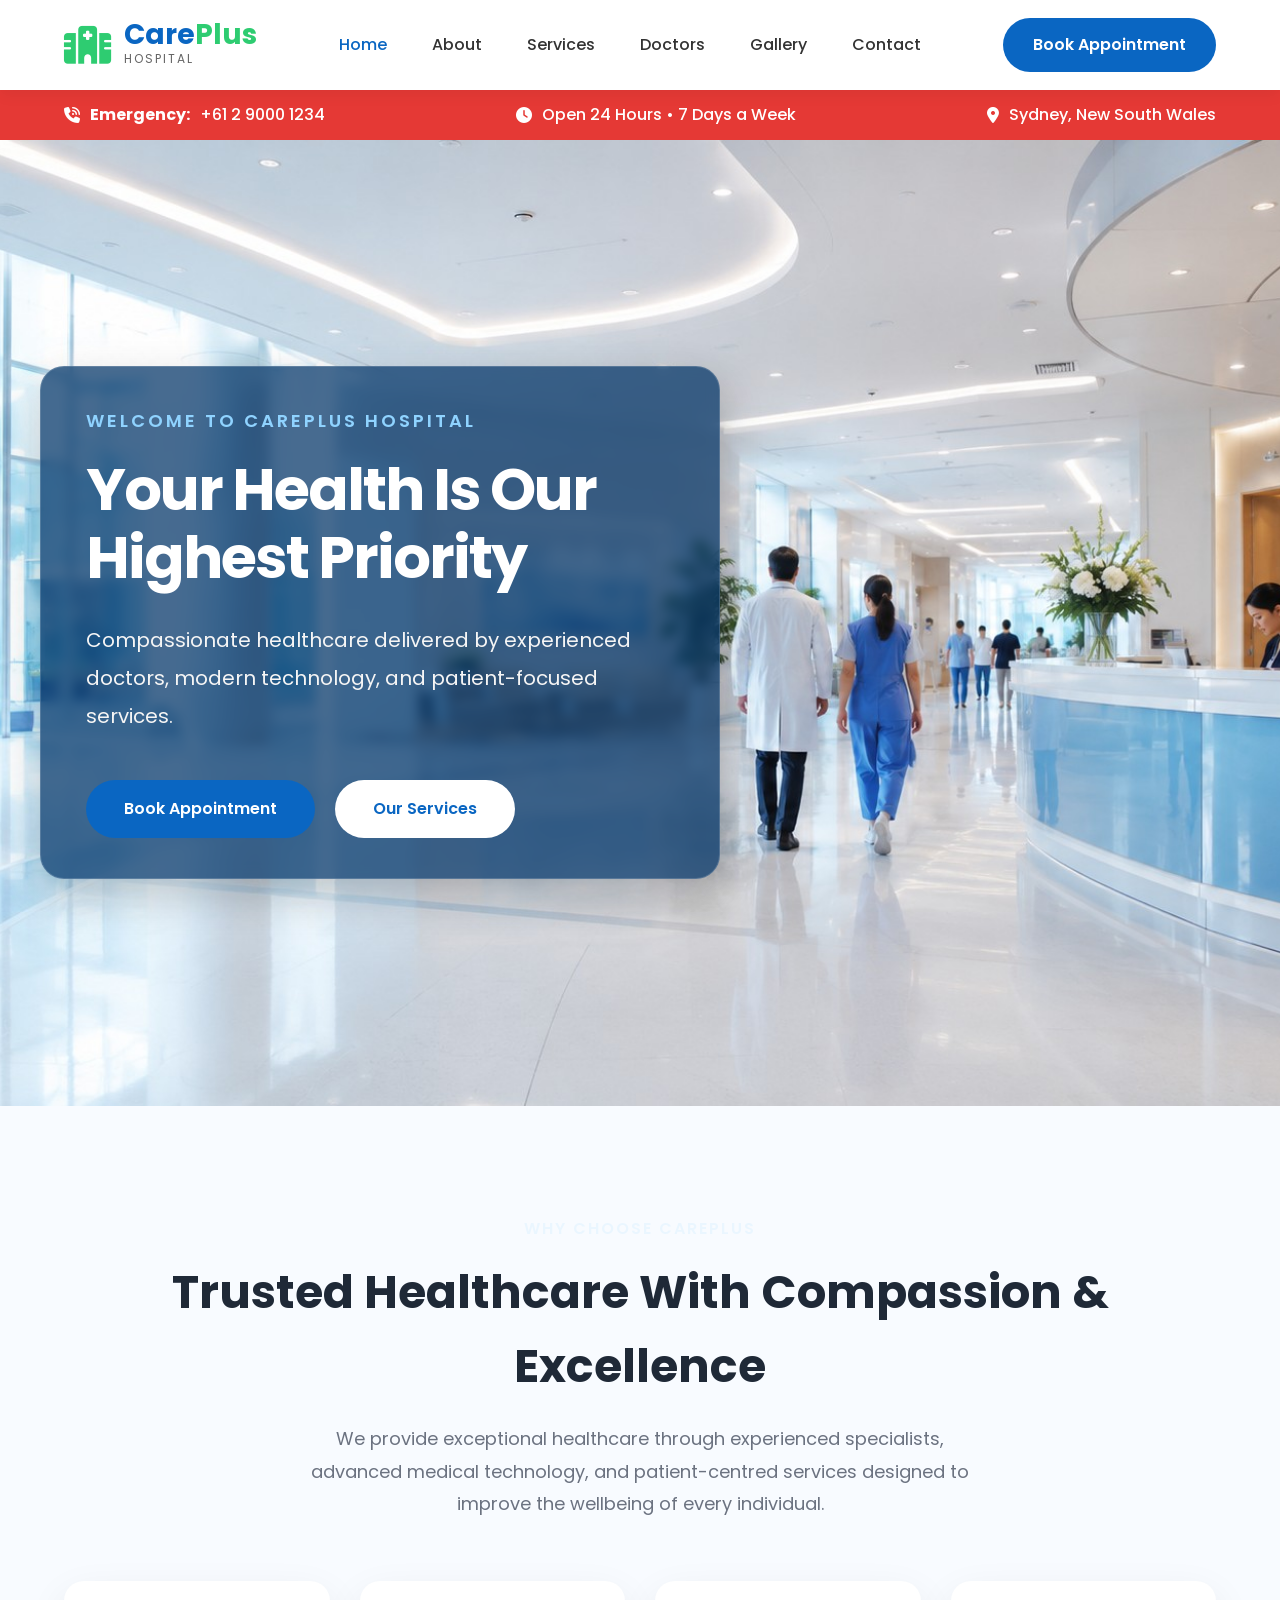
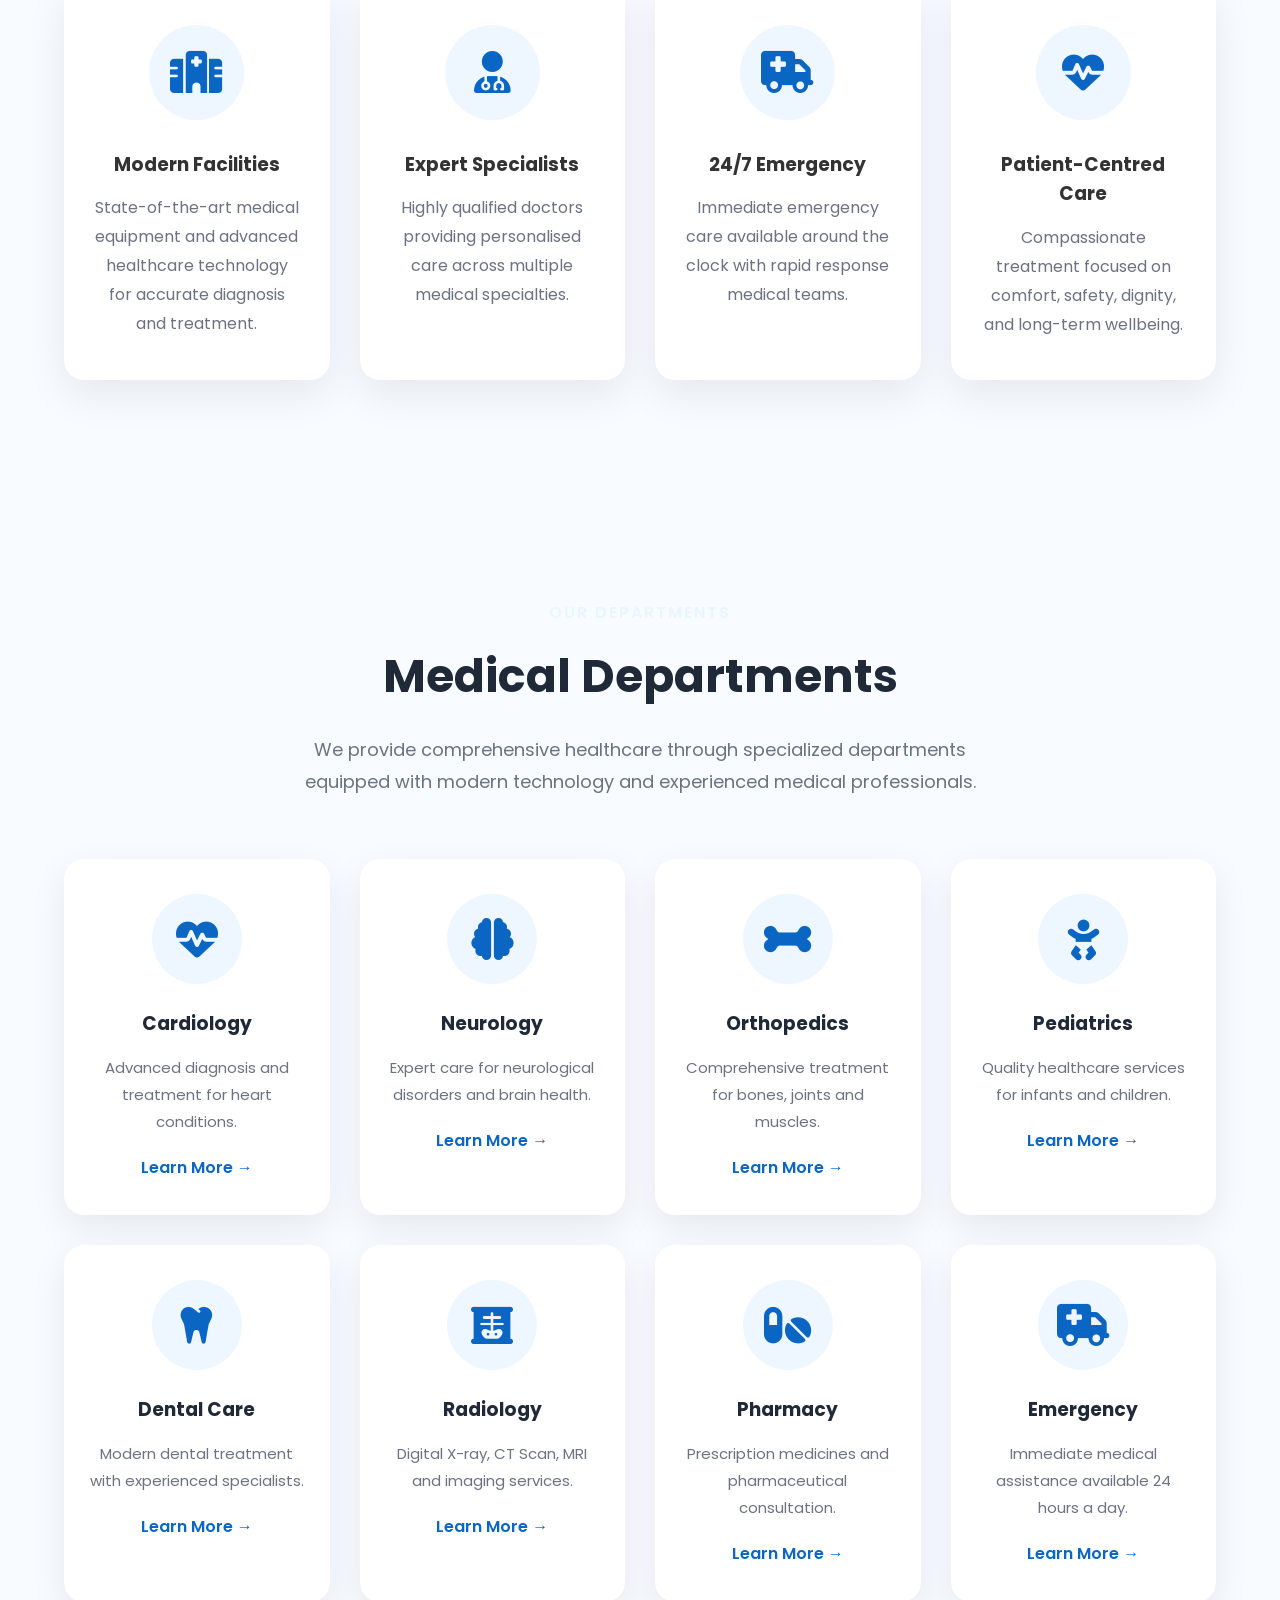
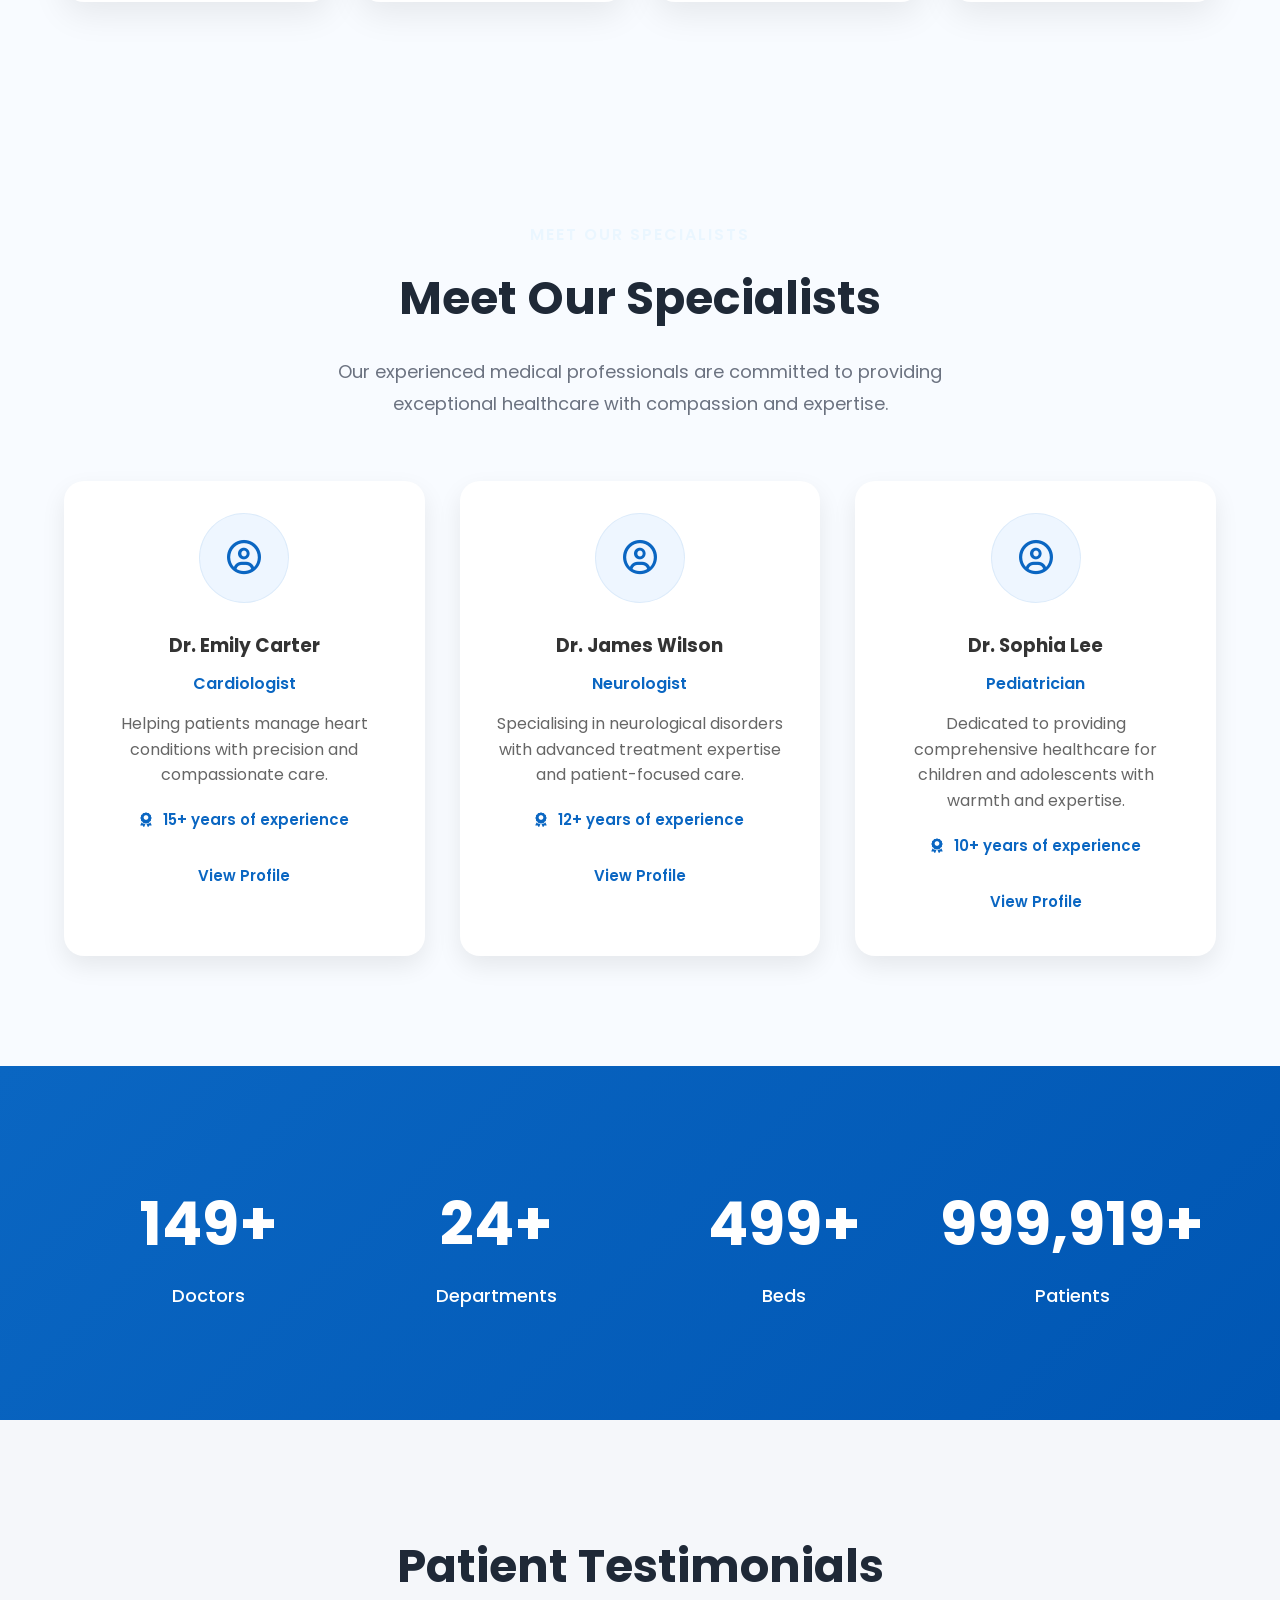
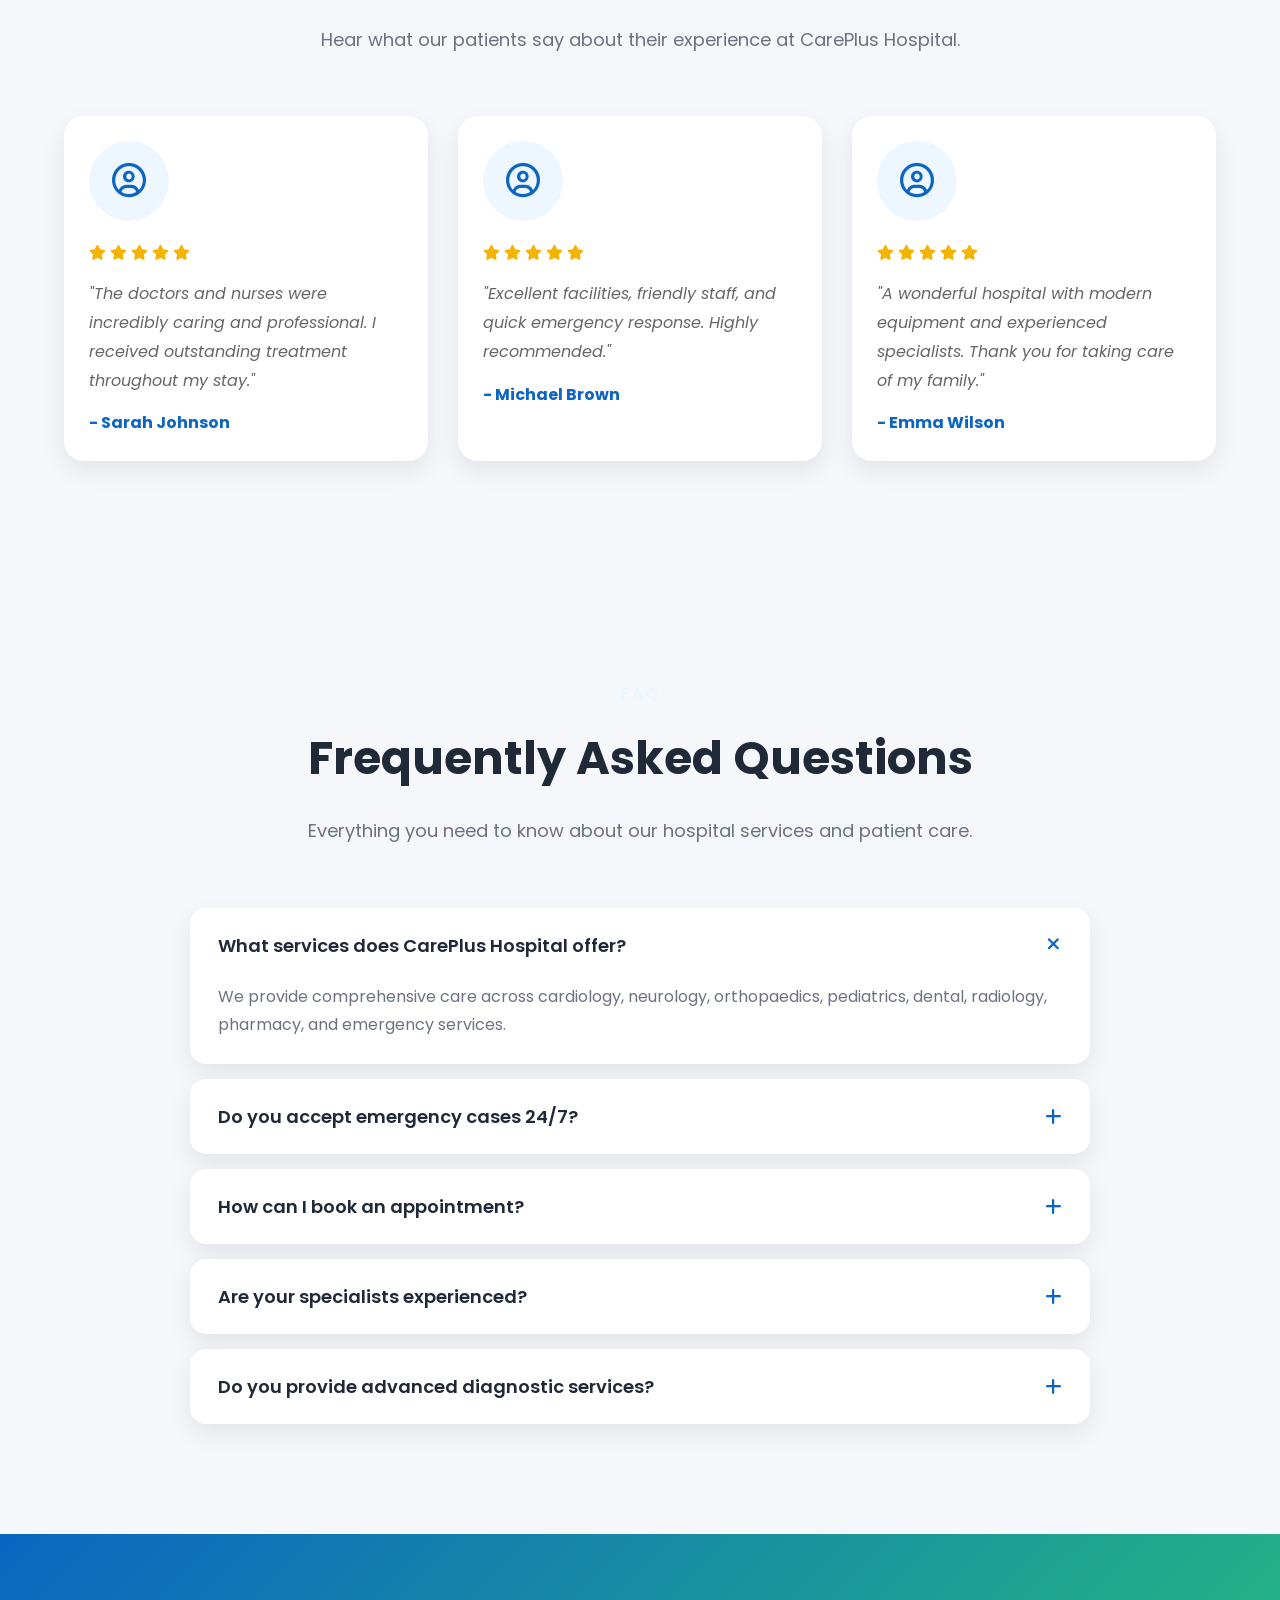
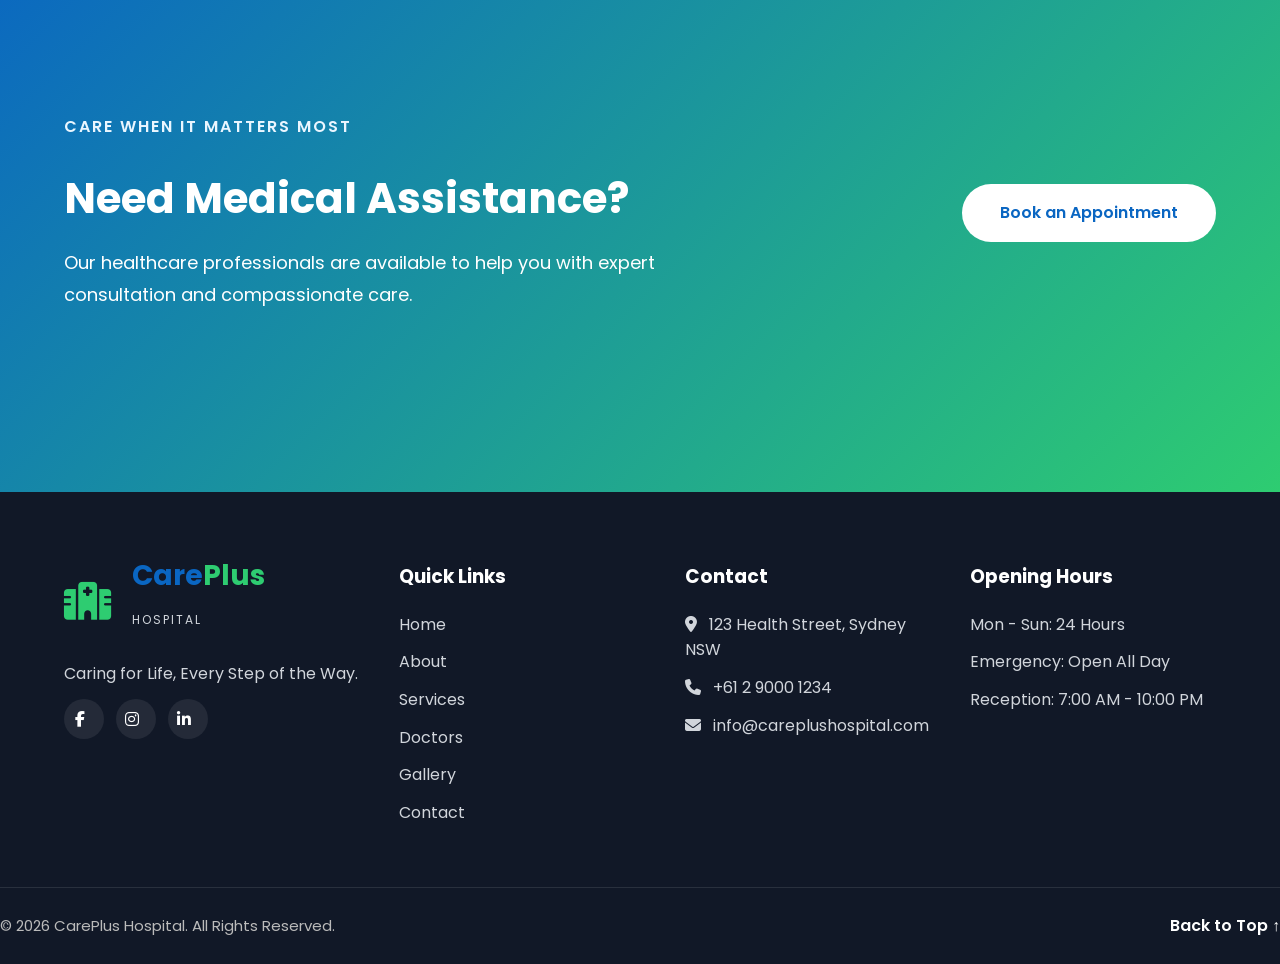
<file: index.html>
<!DOCTYPE html>
<html lang="en">

<head>
    <meta charset="UTF-8">
    <meta name="viewport" content="width=device-width, initial-scale=1.0">

    <title>CarePlus Hospital | Home</title>

    <meta name="description"
        content="CarePlus Hospital provides quality healthcare with experienced doctors, modern facilities, and compassionate patient care.">

    <link rel="stylesheet" href="css/style.css">
    <link rel="stylesheet" href="css/responsive.css">

    <link rel="preconnect" href="https://fonts.googleapis.com">
    <link rel="preconnect" href="https://fonts.gstatic.com" crossorigin>

    <link href="https://fonts.googleapis.com/css2?family=Poppins:wght@300;400;500;600;700;800&display=swap"
        rel="stylesheet">

    <!-- Font Awesome Icons -->
    <link rel="stylesheet" href="https://cdnjs.cloudflare.com/ajax/libs/font-awesome/6.6.0/css/all.min.css">

</head>

<body>
    <a class="skip-link" href="#main-content">Skip to main content</a>

    <!-- ================= HEADER ================= -->

    <header class="header">

        <div class="container">

            <nav class="navbar">

                <a href="index.html" class="logo">
                    <i class="fas fa-hospital"></i>
                    <div class="logo-text">
                        <h2>Care<span>Plus</span></h2>
                        <p>Hospital</p>
                    </div>
                </a>

                <ul class="nav-menu" id="site-menu" aria-label="Primary navigation">

                    <li><a href="index.html" class="active">Home</a></li>
                    <li><a href="about.html">About</a></li>
                    <li><a href="services.html">Services</a></li>
                    <li><a href="doctors.html">Doctors</a></li>
                    <li><a href="gallery.html">Gallery</a></li>
                    <li><a href="contact.html">Contact</a></li>

                </ul>

                <button type="button" class="menu-toggle" id="menu-toggle" aria-expanded="false" aria-controls="site-menu" aria-label="Toggle navigation">
                    ☰
                </button>
                <a href="contact.html" class="appointment-btn">
                    Book Appointment
                </a>

            </nav>

        </div>

    </header>

    <!-- ================= EMERGENCY BAR ================= -->

<section class="emergency-bar">

    <div class="container emergency-content">

        <div>
            <i class="fas fa-phone-volume"></i>
            <strong>Emergency:</strong> +61 2 9000 1234
        </div>

        <div>
            <i class="fas fa-clock"></i>
            Open 24 Hours • 7 Days a Week
        </div>

        <div>
            <i class="fas fa-location-dot"></i>
            Sydney, New South Wales
        </div>

    </div>

</section>

    <main id="main-content">

    <!-- ================= HERO ================= -->

<section class="hero">

    <div class="hero-overlay">

        <div class="container">

            <div class="hero-content">

                <h4>WELCOME TO CAREPLUS HOSPITAL</h4>

                <h1>Your Health Is Our Highest Priority</h1>

                <p>

                    Compassionate healthcare delivered by experienced doctors,
                    modern technology, and patient-focused services.

                </p>

                <div class="hero-buttons">

                    <a href="contact.html" class="btn-primary">
                        Book Appointment
                    </a>

                    <a href="services.html" class="btn-secondary">
                        Our Services
                    </a>

                </div>

            </div>

        </div>

    </div>

</section>

   <!-- ================= WHY CHOOSE US ================= -->

<section class="why-us">

    <div class="container">

        <div class="section-title">

            <span class="section-subtitle">
                WHY CHOOSE CAREPLUS
            </span>

            <h2>
                Trusted Healthcare With Compassion & Excellence
            </h2>

            <p>

                We provide exceptional healthcare through experienced specialists,
                advanced medical technology, and patient-centred services designed
                to improve the wellbeing of every individual.

            </p>

        </div>

        <div class="features">

            <div class="feature-card">

                <div class="icon">

                    <i class="fas fa-hospital"></i>

                </div>

                <h3>Modern Facilities</h3>

                <p>

                    State-of-the-art medical equipment and advanced healthcare
                    technology for accurate diagnosis and treatment.

                </p>

            </div>

            <div class="feature-card">

                <div class="icon">

                    <i class="fas fa-user-doctor"></i>

                </div>

                <h3>Expert Specialists</h3>

                <p>

                    Highly qualified doctors providing personalised care across
                    multiple medical specialties.

                </p>

            </div>

            <div class="feature-card">

                <div class="icon">

                    <i class="fas fa-truck-medical"></i>

                </div>

                <h3>24/7 Emergency</h3>

                <p>

                    Immediate emergency care available around the clock with rapid
                    response medical teams.

                </p>

            </div>

            <div class="feature-card">

                <div class="icon">

                    <i class="fas fa-heart-pulse"></i>

                </div>

                <h3>Patient-Centred Care</h3>

                <p>

                    Compassionate treatment focused on comfort, safety, dignity,
                    and long-term wellbeing.

                </p>

            </div>

        </div>

    </div>

</section>

<!-- ================= MEDICAL DEPARTMENTS ================= -->

<section class="departments">

    <div class="container">

        <div class="section-title">

            <span class="section-subtitle">OUR DEPARTMENTS</span>

            <h2>Medical Departments</h2>

            <p>
                We provide comprehensive healthcare through specialized departments
                equipped with modern technology and experienced medical professionals.
            </p>

        </div>

        <div class="department-grid">

            <div class="department-card">
                <i class="fas fa-heartbeat"></i>
                <h3>Cardiology</h3>
                <p>Advanced diagnosis and treatment for heart conditions.</p>
                <a href="services.html">Learn More →</a>
            </div>

            <div class="department-card">
                <i class="fas fa-brain"></i>
                <h3>Neurology</h3>
                <p>Expert care for neurological disorders and brain health.</p>
                <a href="services.html">Learn More →</a>
            </div>

            <div class="department-card">
                <i class="fas fa-bone"></i>
                <h3>Orthopedics</h3>
                <p>Comprehensive treatment for bones, joints and muscles.</p>
                <a href="services.html">Learn More →</a>
            </div>

            <div class="department-card">
                <i class="fas fa-baby"></i>
                <h3>Pediatrics</h3>
                <p>Quality healthcare services for infants and children.</p>
                <a href="services.html">Learn More →</a>
            </div>

            <div class="department-card">
                <i class="fas fa-tooth"></i>
                <h3>Dental Care</h3>
                <p>Modern dental treatment with experienced specialists.</p>
                <a href="services.html">Learn More →</a>
            </div>

            <div class="department-card">
                <i class="fas fa-x-ray"></i>
                <h3>Radiology</h3>
                <p>Digital X-ray, CT Scan, MRI and imaging services.</p>
                <a href="services.html">Learn More →</a>
            </div>

            <div class="department-card">
                <i class="fas fa-pills"></i>
                <h3>Pharmacy</h3>
                <p>Prescription medicines and pharmaceutical consultation.</p>
                <a href="services.html">Learn More →</a>
            </div>

            <div class="department-card">
                <i class="fas fa-truck-medical"></i>
                <h3>Emergency</h3>
                <p>Immediate medical assistance available 24 hours a day.</p>
                <a href="services.html">Learn More →</a>
            </div>

        </div>

    </div>

</section>

    <!-- ================= MEET OUR SPECIALISTS ================= -->

    <section class="doctors">

        <div class="container">

            <div class="section-title">

                <span class="section-subtitle">MEET OUR SPECIALISTS</span>

                <h2>Meet Our Specialists</h2>

                <p>

                    Our experienced medical professionals are committed to providing
                    exceptional healthcare with compassion and expertise.

                </p>

            </div>

            <div class="doctor-grid">

                <div class="doctor-card">

                    <div class="doctor-avatar" aria-hidden="true">
                        <i class="fa-regular fa-circle-user"></i>
                    </div>

                    <div class="doctor-info">

                        <h3>Dr. Emily Carter</h3>

                        <span>Cardiologist</span>

                        <p>

                            Helping patients manage heart conditions with precision and
                            compassionate care.

                        </p>

                        <p class="experience">
                            <i class="fas fa-award"></i> 15+ years of experience
                        </p>

                        <a href="doctors.html" class="btn-secondary">View Profile</a>

                    </div>

                </div>

                <div class="doctor-card">

                    <div class="doctor-avatar" aria-hidden="true">
                        <i class="fa-regular fa-circle-user"></i>
                    </div>

                    <div class="doctor-info">

                        <h3>Dr. James Wilson</h3>

                        <span>Neurologist</span>

                        <p>

                            Specialising in neurological disorders with advanced treatment
                            expertise and patient-focused care.

                        </p>

                        <p class="experience">
                            <i class="fas fa-award"></i> 12+ years of experience
                        </p>

                        <a href="doctors.html" class="btn-secondary">View Profile</a>

                    </div>

                </div>

                <div class="doctor-card">

                    <div class="doctor-avatar" aria-hidden="true">
                        <i class="fa-regular fa-circle-user"></i>
                    </div>

                    <div class="doctor-info">

                        <h3>Dr. Sophia Lee</h3>

                        <span>Pediatrician</span>

                        <p>

                            Dedicated to providing comprehensive healthcare for children
                            and adolescents with warmth and expertise.

                        </p>

                        <p class="experience">
                            <i class="fas fa-award"></i> 10+ years of experience
                        </p>

                        <a href="doctors.html" class="btn-secondary">View Profile</a>

                    </div>

                </div>

            </div>

        </div>

    </section>

    <!-- ================= STATISTICS ================= -->

    <section class="statistics" id="statistics-section">

        <div class="container">

            <div class="stats-grid">

                <div class="stat-item">

                    <h2 class="stat-number" data-target="150">0</h2>

                    <p>Doctors</p>

                </div>

                <div class="stat-item">

                    <h2 class="stat-number" data-target="25">0</h2>

                    <p>Departments</p>

                </div>

                <div class="stat-item">

                    <h2 class="stat-number" data-target="500">0</h2>

                    <p>Beds</p>

                </div>

                <div class="stat-item">

                    <h2 class="stat-number" data-target="1000000">0</h2>

                    <p>Patients</p>

                </div>

            </div>

        </div>

    </section>

    <!-- ================= TESTIMONIALS ================= -->

    <section class="testimonials">

        <div class="container">

            <div class="section-title">

                <h2>Patient Testimonials</h2>

                <p>

                    Hear what our patients say about their experience at CarePlus Hospital.

                </p>

            </div>

            <div class="testimonial-grid">

                <div class="testimonial-card">

                    <div class="testimonial-avatar" aria-hidden="true">
                        <i class="fa-regular fa-circle-user"></i>
                    </div>

                    <div class="testimonial-content">

                        <div class="stars" aria-label="5 out of 5 stars">
                            <i class="fas fa-star"></i>
                            <i class="fas fa-star"></i>
                            <i class="fas fa-star"></i>
                            <i class="fas fa-star"></i>
                            <i class="fas fa-star"></i>
                        </div>

                        <p>

                            "The doctors and nurses were incredibly caring and professional.
                            I received outstanding treatment throughout my stay."

                        </p>

                        <h4>- Sarah Johnson</h4>

                    </div>

                </div>

                <div class="testimonial-card">

                    <div class="testimonial-avatar" aria-hidden="true">
                        <i class="fa-regular fa-circle-user"></i>
                    </div>

                    <div class="testimonial-content">

                        <div class="stars" aria-label="5 out of 5 stars">
                            <i class="fas fa-star"></i>
                            <i class="fas fa-star"></i>
                            <i class="fas fa-star"></i>
                            <i class="fas fa-star"></i>
                            <i class="fas fa-star"></i>
                        </div>

                        <p>

                            "Excellent facilities, friendly staff, and quick emergency
                            response. Highly recommended."

                        </p>

                        <h4>- Michael Brown</h4>

                    </div>

                </div>

                <div class="testimonial-card">

                    <div class="testimonial-avatar" aria-hidden="true">
                        <i class="fa-regular fa-circle-user"></i>
                    </div>

                    <div class="testimonial-content">

                        <div class="stars" aria-label="5 out of 5 stars">
                            <i class="fas fa-star"></i>
                            <i class="fas fa-star"></i>
                            <i class="fas fa-star"></i>
                            <i class="fas fa-star"></i>
                            <i class="fas fa-star"></i>
                        </div>

                        <p>

                            "A wonderful hospital with modern equipment and experienced
                            specialists. Thank you for taking care of my family."

                        </p>

                        <h4>- Emma Wilson</h4>

                    </div>

                </div>

            </div>

        </div>

    </section>

    <!-- ================= FAQ ================= -->

    <section class="faq-section">

        <div class="container">

            <div class="section-title">

                <span class="section-subtitle">FAQ</span>

                <h2>Frequently Asked Questions</h2>

                <p>

                    Everything you need to know about our hospital services and patient care.

                </p>

            </div>

            <div class="faq-list">

                <article class="faq-item active">

                    <button class="faq-question" type="button" aria-expanded="true">
                        What services does CarePlus Hospital offer?
                        <i class="fas fa-plus"></i>
                    </button>

                    <div class="faq-answer">
                        <p>
                            We provide comprehensive care across cardiology, neurology,
                            orthopaedics, pediatrics, dental, radiology, pharmacy,
                            and emergency services.
                        </p>
                    </div>

                </article>

                <article class="faq-item">

                    <button class="faq-question" type="button" aria-expanded="false">
                        Do you accept emergency cases 24/7?
                        <i class="fas fa-plus"></i>
                    </button>

                    <div class="faq-answer">
                        <p>
                            Yes, our emergency department is available 24 hours a day,
                            seven days a week for urgent medical care.
                        </p>
                    </div>

                </article>

                <article class="faq-item">

                    <button class="faq-question" type="button" aria-expanded="false">
                        How can I book an appointment?
                        <i class="fas fa-plus"></i>
                    </button>

                    <div class="faq-answer">
                        <p>
                            You can book an appointment through our contact page or by
                            calling our emergency and reception line directly.
                        </p>
                    </div>

                </article>

                <article class="faq-item">

                    <button class="faq-question" type="button" aria-expanded="false">
                        Are your specialists experienced?
                        <i class="fas fa-plus"></i>
                    </button>

                    <div class="faq-answer">
                        <p>
                            Yes. Our specialists are highly qualified professionals with
                            years of experience in their medical fields.
                        </p>
                    </div>

                </article>

                <article class="faq-item">

                    <button class="faq-question" type="button" aria-expanded="false">
                        Do you provide advanced diagnostic services?
                        <i class="fas fa-plus"></i>
                    </button>

                    <div class="faq-answer">
                        <p>
                            Yes, we offer digital imaging, scans, diagnostics, and modern
                            treatment technology to support accurate care.
                        </p>
                    </div>

                </article>

            </div>

        </div>

    </section>

    <!-- ================= CALL TO ACTION ================= -->

    <section class="cta">

        <div class="container cta-content">

            <div>

                <span class="section-subtitle">CARE WHEN IT MATTERS MOST</span>

                <h2>Need Medical Assistance?</h2>

                <p>

                    Our healthcare professionals are available to help you with expert
                    consultation and compassionate care.

                </p>

            </div>

            <a href="contact.html" class="btn-primary">

                Book an Appointment

            </a>

        </div>

    </section>

    <!-- ================= FOOTER ================= -->

    <footer>

        <div class="container footer-grid">

            <div class="footer-brand">

                <a href="index.html" class="logo footer-logo">
                    <i class="fas fa-hospital"></i>
                    <div class="logo-text">
                        <h2>Care<span>Plus</span></h2>
                        <p>Hospital</p>
                    </div>
                </a>

                <p>

                    Caring for Life, Every Step of the Way.

                </p>

                <div class="social-links">
                    <a href="#" aria-label="Facebook"><i class="fab fa-facebook-f"></i></a>
                    <a href="#" aria-label="Instagram"><i class="fab fa-instagram"></i></a>
                    <a href="#" aria-label="LinkedIn"><i class="fab fa-linkedin-in"></i></a>
                </div>

            </div>

            <div>

                <h3>Quick Links</h3>

                <ul>

                    <li><a href="index.html">Home</a></li>
                    <li><a href="about.html">About</a></li>
                    <li><a href="services.html">Services</a></li>
                    <li><a href="doctors.html">Doctors</a></li>
                    <li><a href="gallery.html">Gallery</a></li>
                    <li><a href="contact.html">Contact</a></li>

                </ul>

            </div>

            <div>

                <h3>Contact</h3>

                <p><i class="fas fa-location-dot"></i> 123 Health Street, Sydney NSW</p>

                <p><i class="fas fa-phone"></i> +61 2 9000 1234</p>

                <p><i class="fas fa-envelope"></i> info@careplushospital.com</p>

            </div>

            <div>

                <h3>Opening Hours</h3>

                <p>Mon - Sun: 24 Hours</p>
                <p>Emergency: Open All Day</p>
                <p>Reception: 7:00 AM - 10:00 PM</p>

            </div>

        </div>

        <div class="copyright">

            <p>

                © 2026 CarePlus Hospital. All Rights Reserved.

            </p>

            <a href="#top" class="back-to-top">Back to Top ↑</a>

        </div>

    </footer>

    <button id="scrollTopBtn" aria-label="Back to top">

        ↑

    </button>
    <script src="js/script.js"></script>

</body>

</html>
</file>
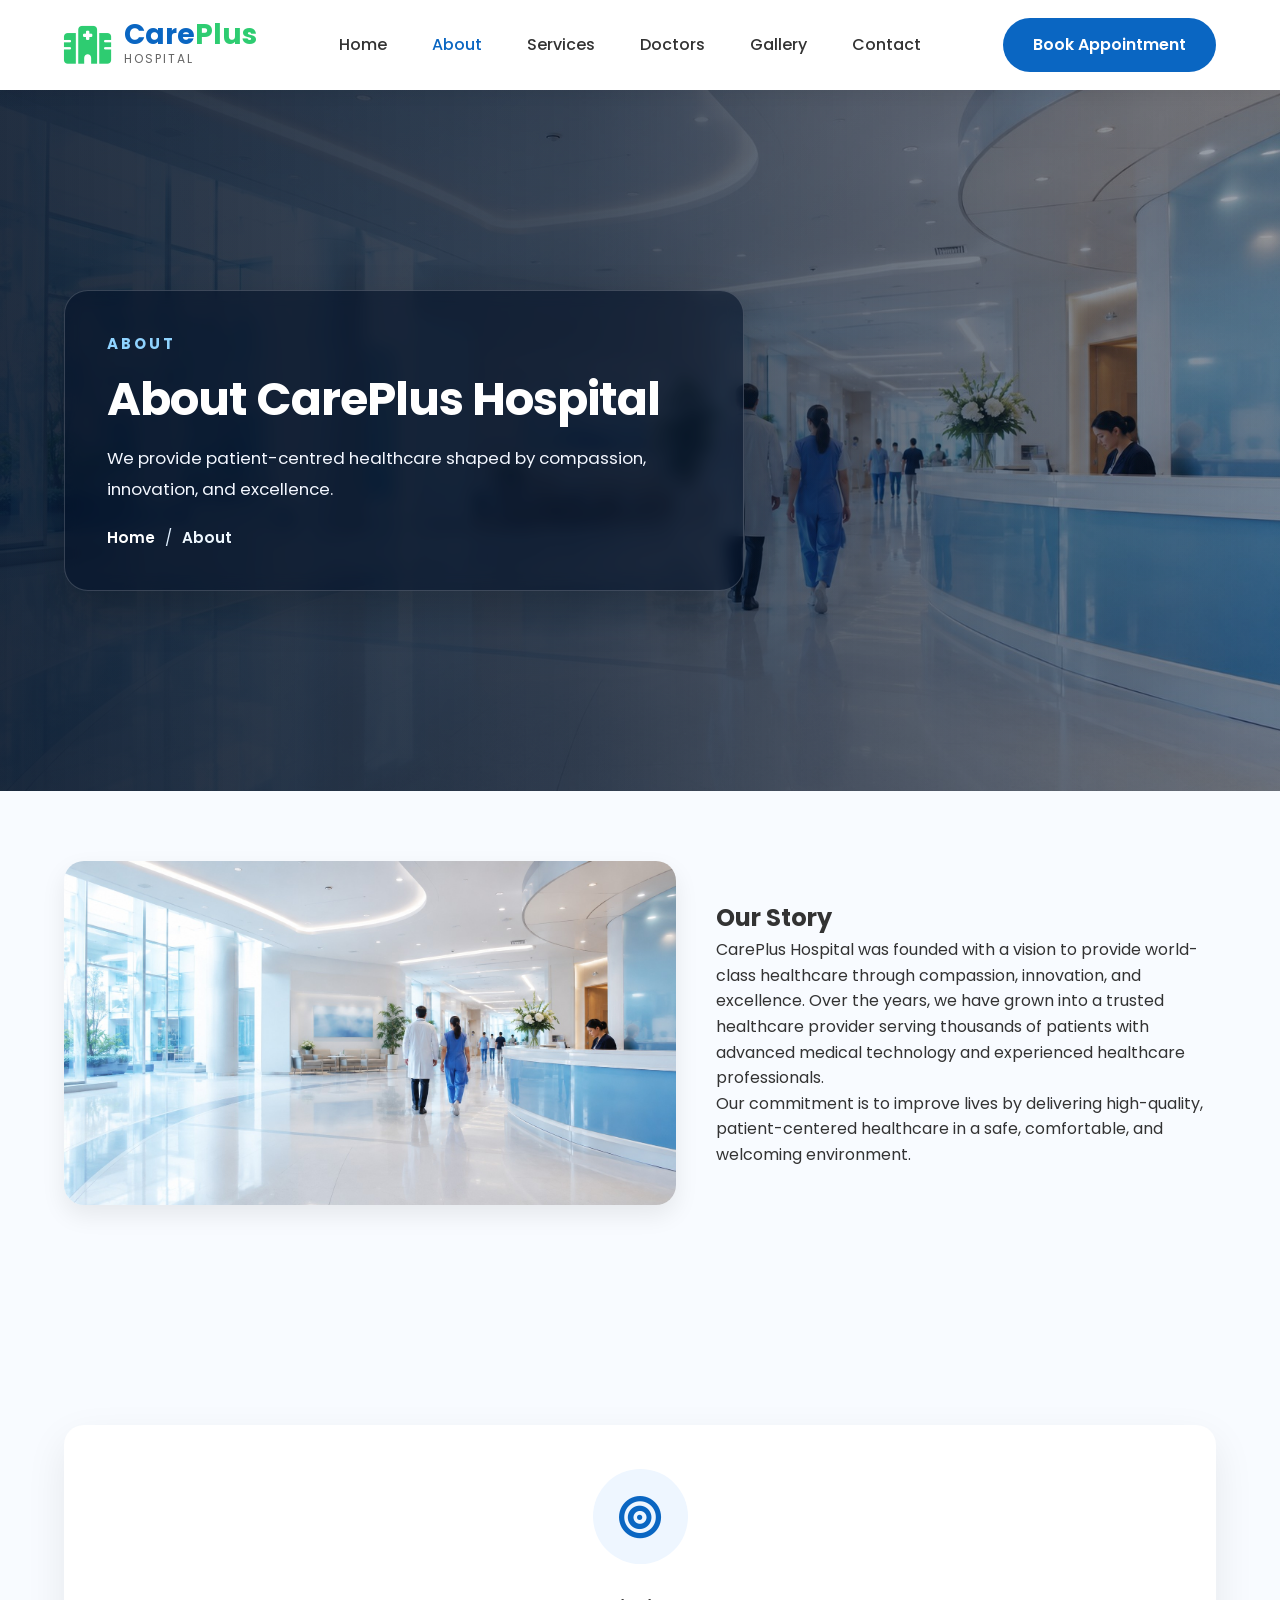
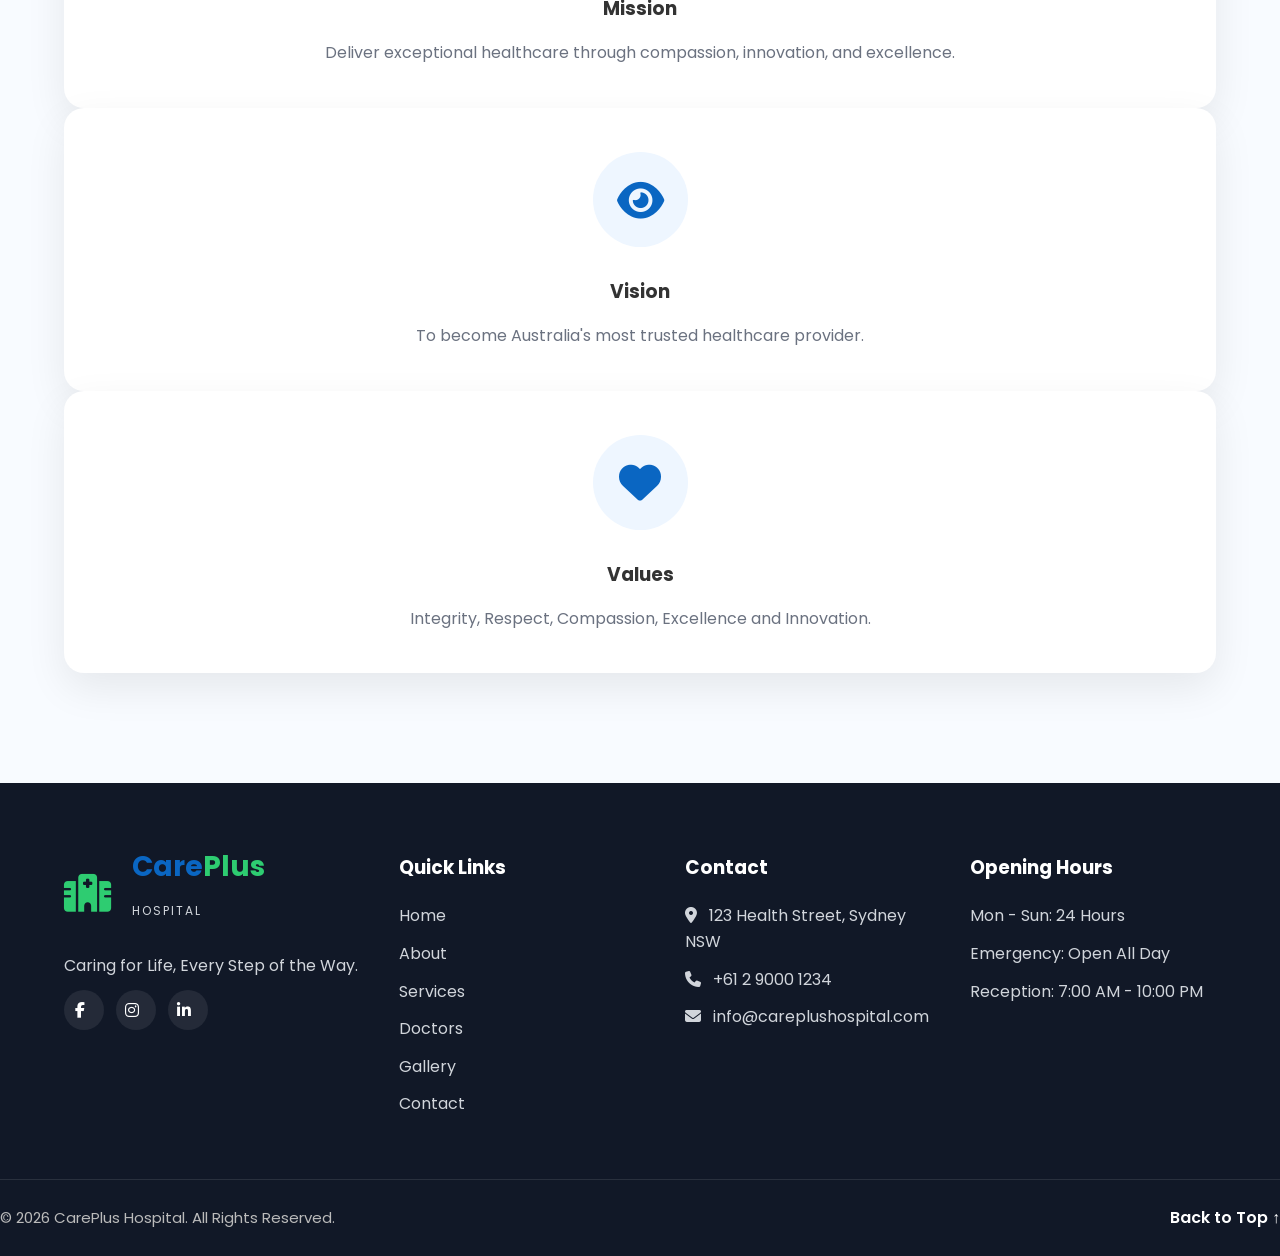
<file: about.html>
<!DOCTYPE html>
<html lang="en">

<head>

    <meta charset="UTF-8">

    <meta name="viewport" content="width=device-width, initial-scale=1.0">

    <title>About | CarePlus Hospital</title>
    <meta name="description" content="Learn about CarePlus Hospital, our story, mission, vision, values, and leadership team.">

    <link rel="preconnect" href="https://fonts.googleapis.com">

    <link rel="preconnect" href="https://fonts.gstatic.com" crossorigin>

    <link href="https://fonts.googleapis.com/css2?family=Poppins:wght@300;400;500;600;700;800&display=swap"
        rel="stylesheet">

    <link rel="stylesheet" href="https://cdnjs.cloudflare.com/ajax/libs/font-awesome/6.6.0/css/all.min.css">

    <link rel="stylesheet" href="css/style.css">

    <link rel="stylesheet" href="css/responsive.css">

</head>

<body>
    <a class="skip-link" href="#main-content">Skip to main content</a>

    <header class="header">

        <div class="container">

            <nav class="navbar">

                <a href="index.html" class="logo">
                    <i class="fas fa-hospital"></i>
                    <div class="logo-text">
                        <h2>Care<span>Plus</span></h2>
                        <p>Hospital</p>
                    </div>
                </a>

                <ul class="nav-menu" id="site-menu" aria-label="Primary navigation">

                    <li><a href="index.html">Home</a></li>
                    <li><a href="about.html" class="active">About</a></li>
                    <li><a href="services.html">Services</a></li>
                    <li><a href="doctors.html">Doctors</a></li>
                    <li><a href="gallery.html">Gallery</a></li>
                    <li><a href="contact.html">Contact</a></li>

                </ul>

                <button type="button" class="menu-toggle" id="menu-toggle" aria-expanded="false" aria-controls="site-menu" aria-label="Toggle navigation">
                    ☰
                </button>
                <a href="contact.html" class="appointment-btn">
                    Book Appointment
                </a>

            </nav>

        </div>

    </header>

    <main id="main-content">

    <section class="internal-hero" aria-labelledby="about-title">
        <div class="container">
            <div class="internal-hero__content">
                <span class="internal-hero__eyebrow">About</span>
                <h1 id="about-title">About CarePlus Hospital</h1>
                <p>We provide patient-centred healthcare shaped by compassion, innovation, and excellence.</p>
                <nav class="internal-breadcrumb" aria-label="Breadcrumb">
                    <a href="index.html">Home</a>
                    <span>/</span>
                    <span>About</span>
                </nav>
            </div>
        </div>
    </section>

<section class="about-story">

<div class="container about-grid">

<div>

<img src="images/hero/hospital-banner.jpg"
alt="Hospital Building" loading="lazy">

</div>

<div>

<h2>Our Story</h2>

<p>

CarePlus Hospital was founded with a vision to provide
world-class healthcare through compassion, innovation,
and excellence. Over the years, we have grown into a
trusted healthcare provider serving thousands of patients
with advanced medical technology and experienced
healthcare professionals.

</p>

<p>

Our commitment is to improve lives by delivering
high-quality, patient-centered healthcare in a safe,
comfortable, and welcoming environment.

</p>

</div>

</div>

</section>

<section class="mission">

<div class="container">

<div class="feature-card">

<div class="icon">

<i class="fas fa-bullseye"></i>

</div>

<h3>Mission</h3>

<p>

Deliver exceptional healthcare through compassion,
innovation, and excellence.

</p>

</div>

<div class="feature-card">

<div class="icon">

<i class="fas fa-eye"></i>

</div>

<h3>Vision</h3>

<p>

To become Australia's most trusted healthcare provider.

</p>

</div>

<div class="feature-card">

<div class="icon">

<i class="fas fa-heart"></i>

</div>

<h3>Values</h3>

<p>

Integrity, Respect, Compassion, Excellence and Innovation.

</p>

</div>

</div>

</section>

    <footer>

        <div class="container footer-grid">

            <div class="footer-brand">

                <a href="index.html" class="logo footer-logo">
                    <i class="fas fa-hospital"></i>
                    <div class="logo-text">
                        <h2>Care<span>Plus</span></h2>
                        <p>Hospital</p>
                    </div>
                </a>

                <p>

                    Caring for Life, Every Step of the Way.

                </p>

                <div class="social-links">
                    <a href="#" aria-label="Facebook"><i class="fab fa-facebook-f"></i></a>
                    <a href="#" aria-label="Instagram"><i class="fab fa-instagram"></i></a>
                    <a href="#" aria-label="LinkedIn"><i class="fab fa-linkedin-in"></i></a>
                </div>

            </div>

            <div>

                <h3>Quick Links</h3>

                <ul>

                    <li><a href="index.html">Home</a></li>
                    <li><a href="about.html">About</a></li>
                    <li><a href="services.html">Services</a></li>
                    <li><a href="doctors.html">Doctors</a></li>
                    <li><a href="gallery.html">Gallery</a></li>
                    <li><a href="contact.html">Contact</a></li>

                </ul>

            </div>

            <div>

                <h3>Contact</h3>

                <p><i class="fas fa-location-dot"></i> 123 Health Street, Sydney NSW</p>

                <p><i class="fas fa-phone"></i> +61 2 9000 1234</p>

                <p><i class="fas fa-envelope"></i> info@careplushospital.com</p>

            </div>

            <div>

                <h3>Opening Hours</h3>

                <p>Mon - Sun: 24 Hours</p>

                <p>Emergency: Open All Day</p>

                <p>Reception: 7:00 AM - 10:00 PM</p>

            </div>

        </div>

        <div class="copyright">

            <p>

                © 2026 CarePlus Hospital. All Rights Reserved.

            </p>

            <a href="#top" class="back-to-top">Back to Top ↑</a>

        </div>

    </footer>

    <button id="scrollTopBtn" aria-label="Back to top">

        ↑

    </button>
    <script src="js/script.js"></script>

</body>

</html>
</file>
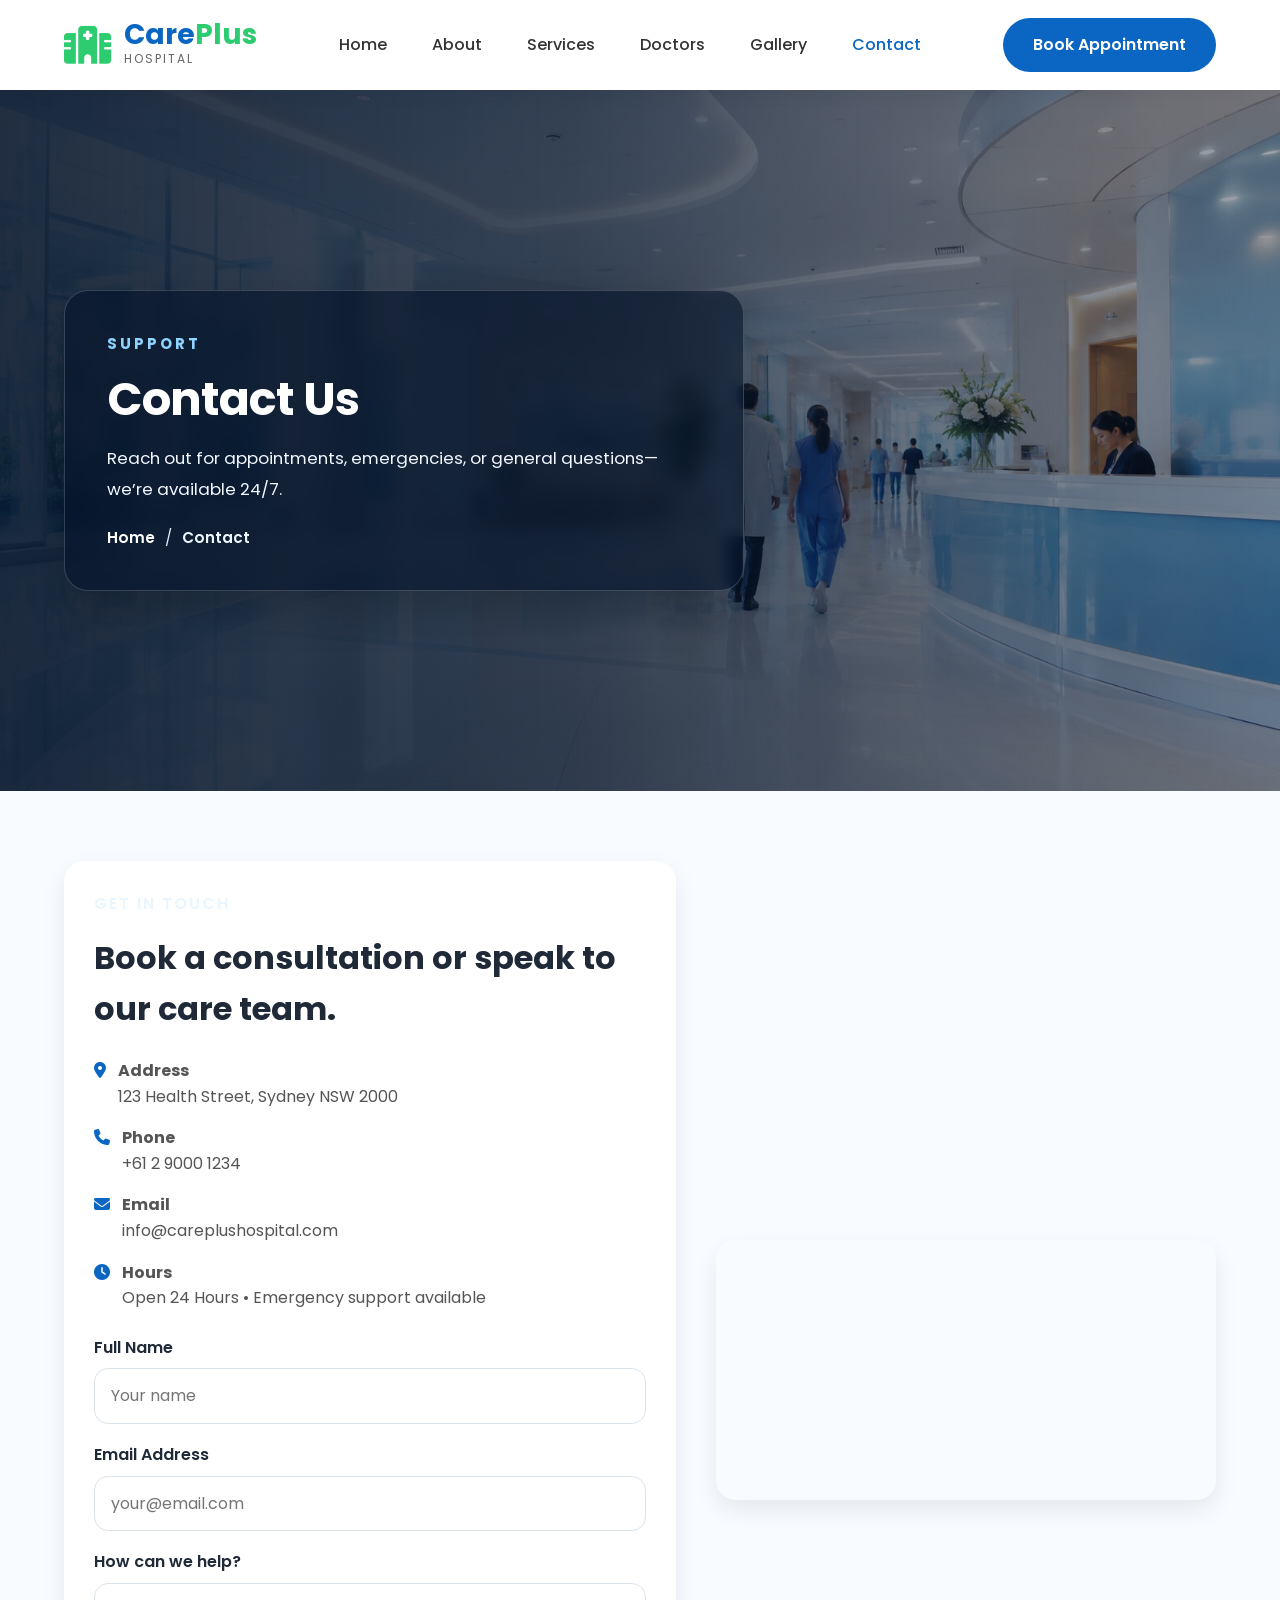
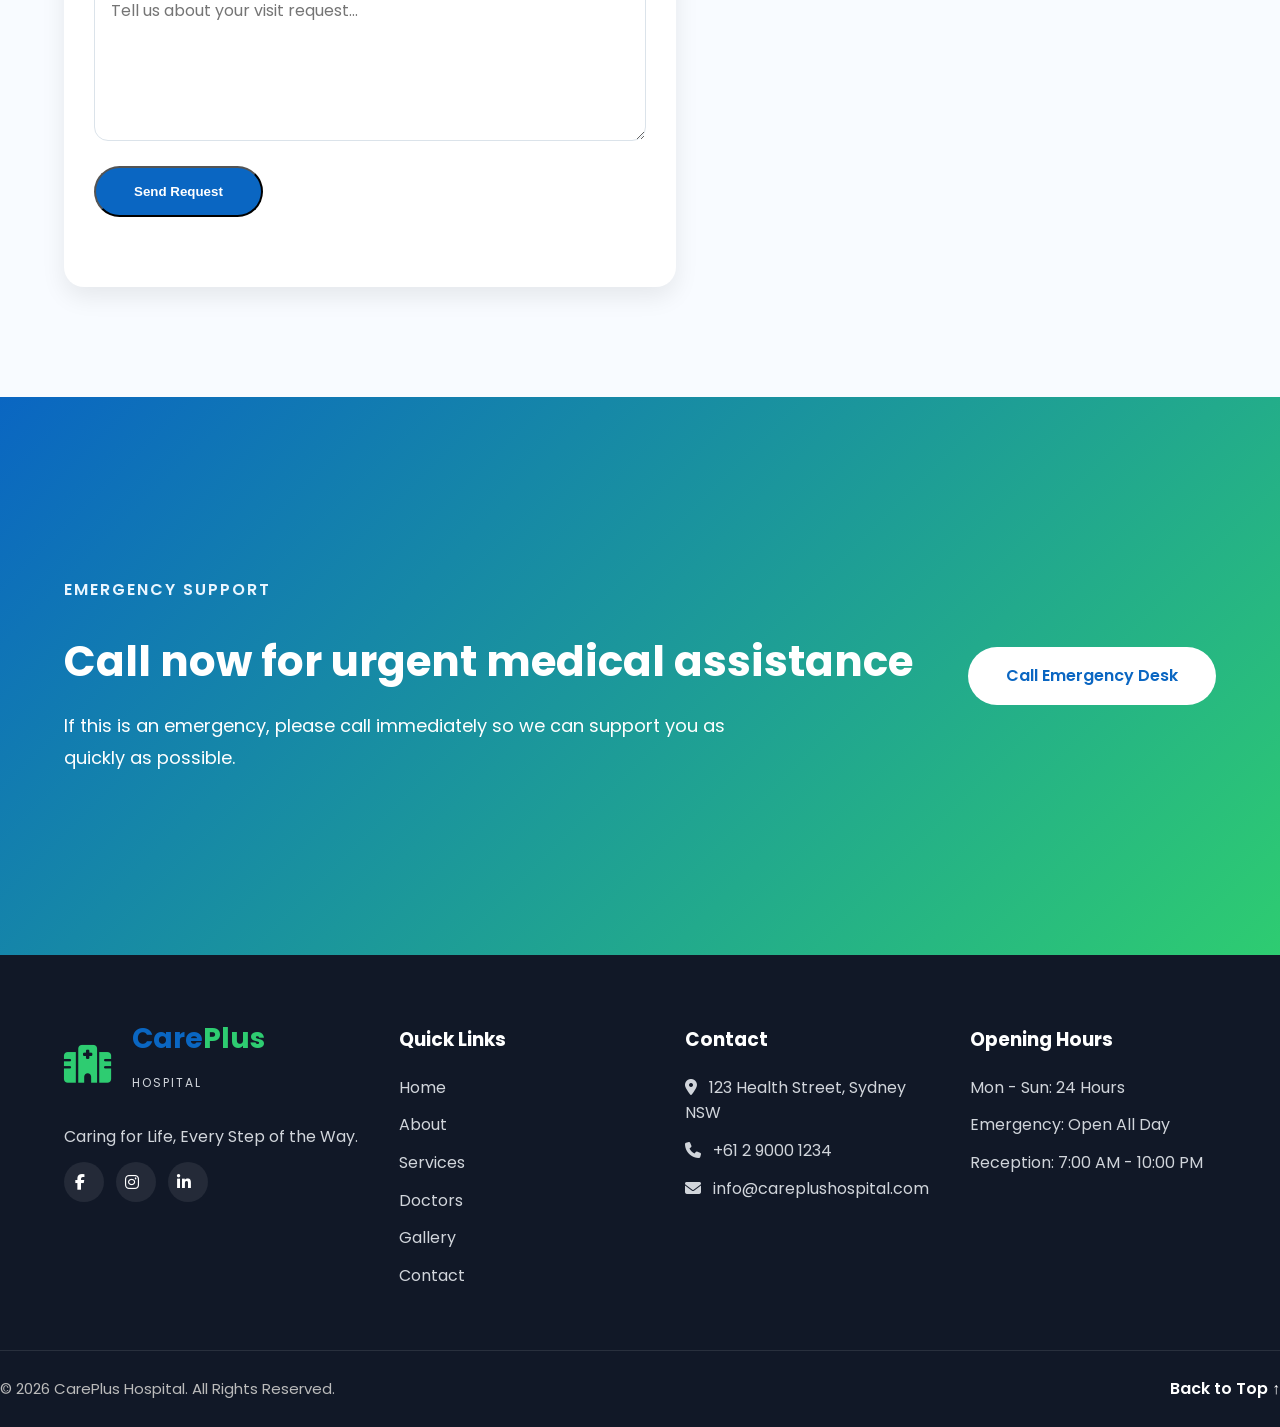
<file: contact.html>
<!DOCTYPE html>
<html lang="en">

<head>
    <meta charset="UTF-8">
    <meta name="viewport" content="width=device-width, initial-scale=1.0">
    <title>Contact | CarePlus Hospital</title>
    <meta name="description" content="Contact CarePlus Hospital for appointments, emergencies, or general inquiries.">
    <link rel="stylesheet" href="css/style.css">
    <link rel="stylesheet" href="css/responsive.css">
    <link rel="preconnect" href="https://fonts.googleapis.com">
    <link rel="preconnect" href="https://fonts.gstatic.com" crossorigin>
    <link href="https://fonts.googleapis.com/css2?family=Poppins:wght@300;400;500;600;700;800&display=swap" rel="stylesheet">
    <link rel="stylesheet" href="https://cdnjs.cloudflare.com/ajax/libs/font-awesome/6.6.0/css/all.min.css">
</head>

<body>
    <a class="skip-link" href="#main-content">Skip to main content</a>
    <header class="header">
        <div class="container">
            <nav class="navbar">
                <a href="index.html" class="logo">
                    <i class="fas fa-hospital"></i>
                    <div class="logo-text">
                        <h2>Care<span>Plus</span></h2>
                        <p>Hospital</p>
                    </div>
                </a>
                <ul class="nav-menu" id="site-menu" aria-label="Primary navigation">
                    <li><a href="index.html">Home</a></li>
                    <li><a href="about.html">About</a></li>
                    <li><a href="services.html">Services</a></li>
                    <li><a href="doctors.html">Doctors</a></li>
                    <li><a href="gallery.html">Gallery</a></li>
                    <li><a href="contact.html" class="active">Contact</a></li>
                </ul>
                <button type="button" class="menu-toggle" id="menu-toggle" aria-expanded="false" aria-controls="site-menu" aria-label="Toggle navigation">☰</button>
                <a href="contact.html" class="appointment-btn">Book Appointment</a>
            </nav>
        </div>
    </header>

    <main id="main-content">
    <section class="internal-hero" aria-labelledby="contact-title">
        <div class="container">
            <div class="internal-hero__content">
                <span class="internal-hero__eyebrow">Support</span>
                <h1 id="contact-title">Contact Us</h1>
                <p>Reach out for appointments, emergencies, or general questions—we’re available 24/7.</p>
                <nav class="internal-breadcrumb" aria-label="Breadcrumb">
                    <a href="index.html">Home</a>
                    <span>/</span>
                    <span>Contact</span>
                </nav>
            </div>
        </div>
    </section>

    <section class="why-us">
        <div class="container contact-grid">
            <div class="contact-card">
                <span class="section-subtitle">GET IN TOUCH</span>
                <h2>Book a consultation or speak to our care team.</h2>
                <div class="info-list">
                    <div class="info-item"><i class="fas fa-location-dot"></i><div><strong>Address</strong><br>123 Health Street, Sydney NSW 2000</div></div>
                    <div class="info-item"><i class="fas fa-phone"></i><div><strong>Phone</strong><br>+61 2 9000 1234</div></div>
                    <div class="info-item"><i class="fas fa-envelope"></i><div><strong>Email</strong><br>info@careplushospital.com</div></div>
                    <div class="info-item"><i class="fas fa-clock"></i><div><strong>Hours</strong><br>Open 24 Hours • Emergency support available</div></div>
                </div>
                <form id="contact-form">
                    <div class="form-group">
                        <label for="name">Full Name</label>
                        <input type="text" id="name" name="name" placeholder="Your name">
                    </div>
                    <div class="form-group">
                        <label for="email">Email Address</label>
                        <input type="email" id="email" name="email" placeholder="your@email.com">
                    </div>
                    <div class="form-group">
                        <label for="message">How can we help?</label>
                        <textarea id="message" name="message" rows="5" placeholder="Tell us about your visit request..."></textarea>
                    </div>
                    <button type="submit" class="btn-primary">Send Request</button>
                    <p class="form-message" id="form-message" aria-live="polite"></p>
                </form>
            </div>
            <div class="contact-map">
                <iframe src="https://www.google.com/maps?q=Sydney%20NSW&z=12&output=embed" title="Hospital location map"></iframe>
            </div>
        </div>
    </section>

    <section class="cta">
        <div class="container cta-content">
            <div>
                <span class="section-subtitle">EMERGENCY SUPPORT</span>
                <h2>Call now for urgent medical assistance</h2>
                <p>If this is an emergency, please call immediately so we can support you as quickly as possible.</p>
            </div>
            <a href="tel:+61290001234" class="btn-primary">Call Emergency Desk</a>
        </div>
    </section>

    <footer>
        <div class="container footer-grid">
            <div class="footer-brand">
                <a href="index.html" class="logo footer-logo">
                    <i class="fas fa-hospital"></i>
                    <div class="logo-text">
                        <h2>Care<span>Plus</span></h2>
                        <p>Hospital</p>
                    </div>
                </a>
                <p>Caring for Life, Every Step of the Way.</p>
                <div class="social-links">
                    <a href="#" aria-label="Facebook"><i class="fab fa-facebook-f"></i></a>
                    <a href="#" aria-label="Instagram"><i class="fab fa-instagram"></i></a>
                    <a href="#" aria-label="LinkedIn"><i class="fab fa-linkedin-in"></i></a>
                </div>
            </div>
            <div>
                <h3>Quick Links</h3>
                <ul>
                    <li><a href="index.html">Home</a></li>
                    <li><a href="about.html">About</a></li>
                    <li><a href="services.html">Services</a></li>
                    <li><a href="doctors.html">Doctors</a></li>
                    <li><a href="gallery.html">Gallery</a></li>
                    <li><a href="contact.html">Contact</a></li>
                </ul>
            </div>
            <div>
                <h3>Contact</h3>
                <p><i class="fas fa-location-dot"></i> 123 Health Street, Sydney NSW</p>
                <p><i class="fas fa-phone"></i> +61 2 9000 1234</p>
                <p><i class="fas fa-envelope"></i> info@careplushospital.com</p>
            </div>
            <div>
                <h3>Opening Hours</h3>
                <p>Mon - Sun: 24 Hours</p>
                <p>Emergency: Open All Day</p>
                <p>Reception: 7:00 AM - 10:00 PM</p>
            </div>
        </div>
        <div class="copyright">
            <p>© 2026 CarePlus Hospital. All Rights Reserved.</p>
            <a href="#top" class="back-to-top">Back to Top ↑</a>
        </div>
    </footer>
    </main>
    <button id="scrollTopBtn" aria-label="Back to top">↑</button>
    <script src="js/script.js"></script>
</body>
</html>
</file>
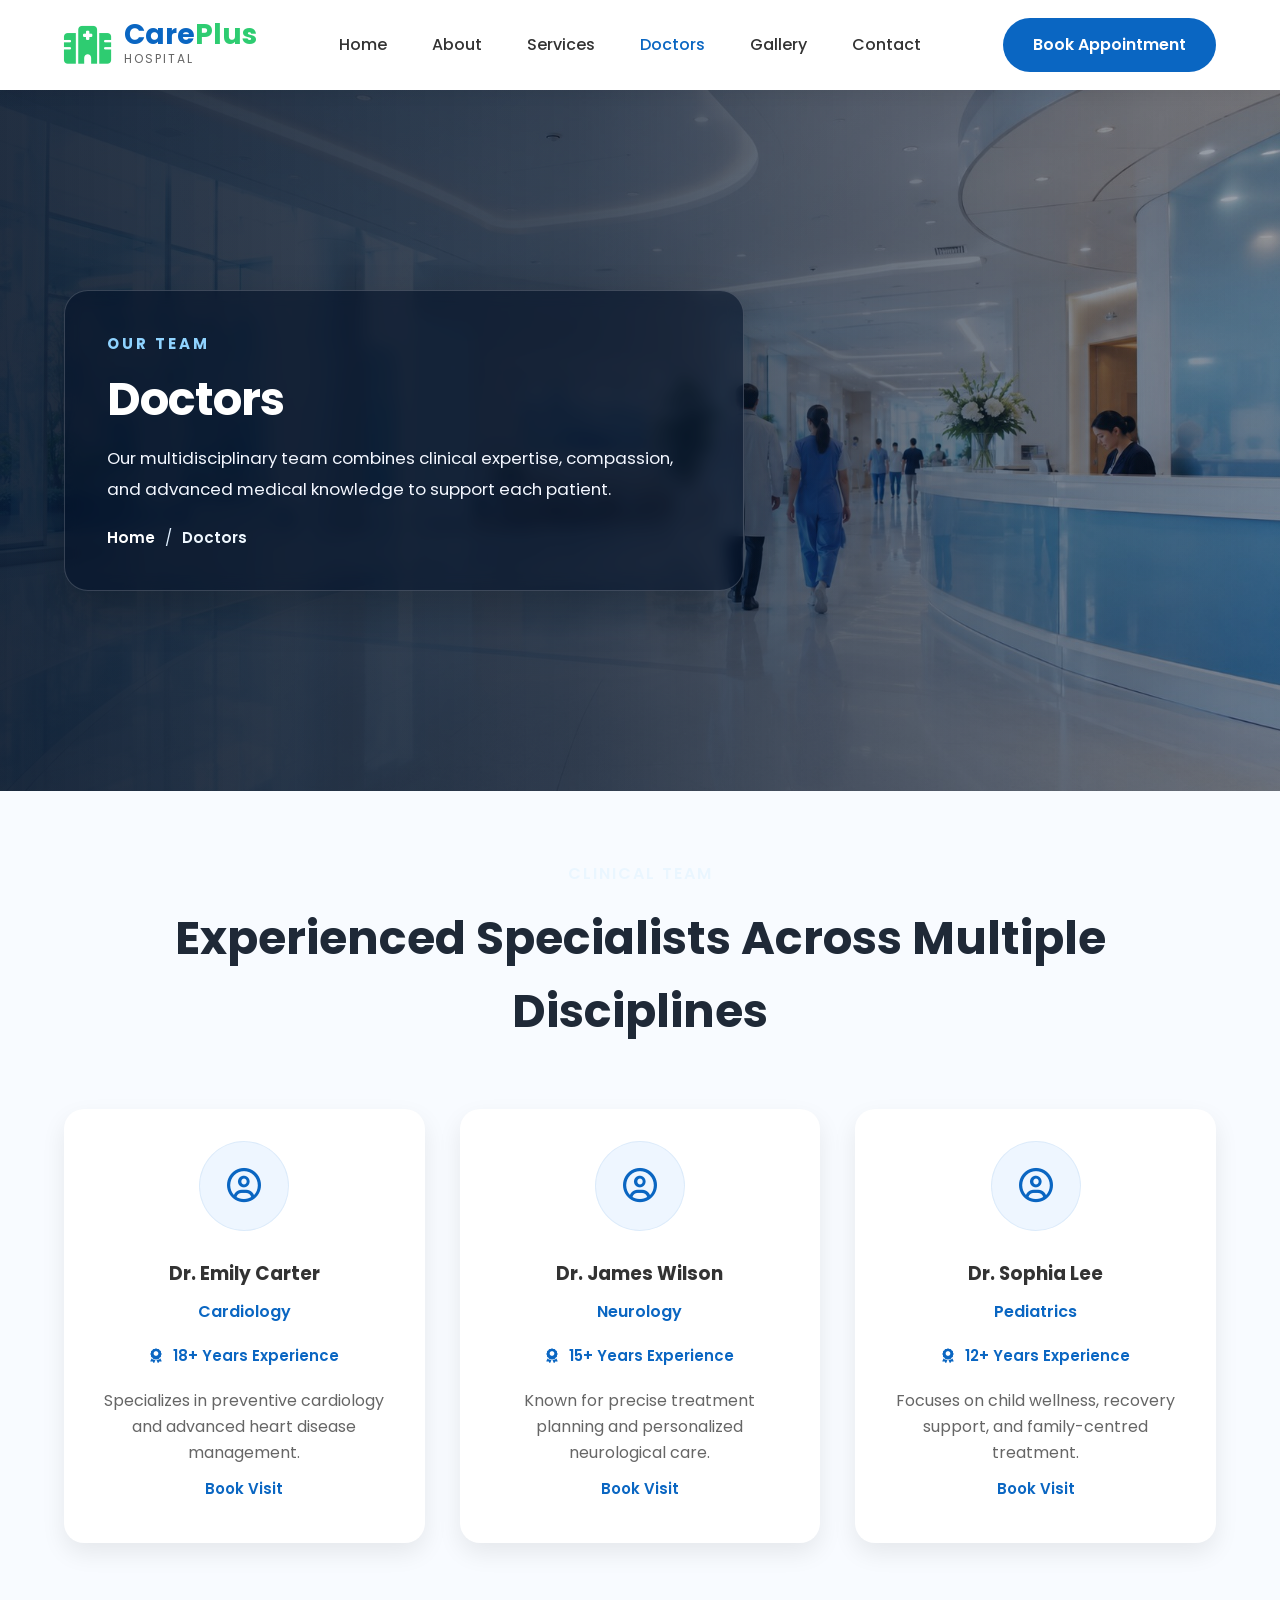
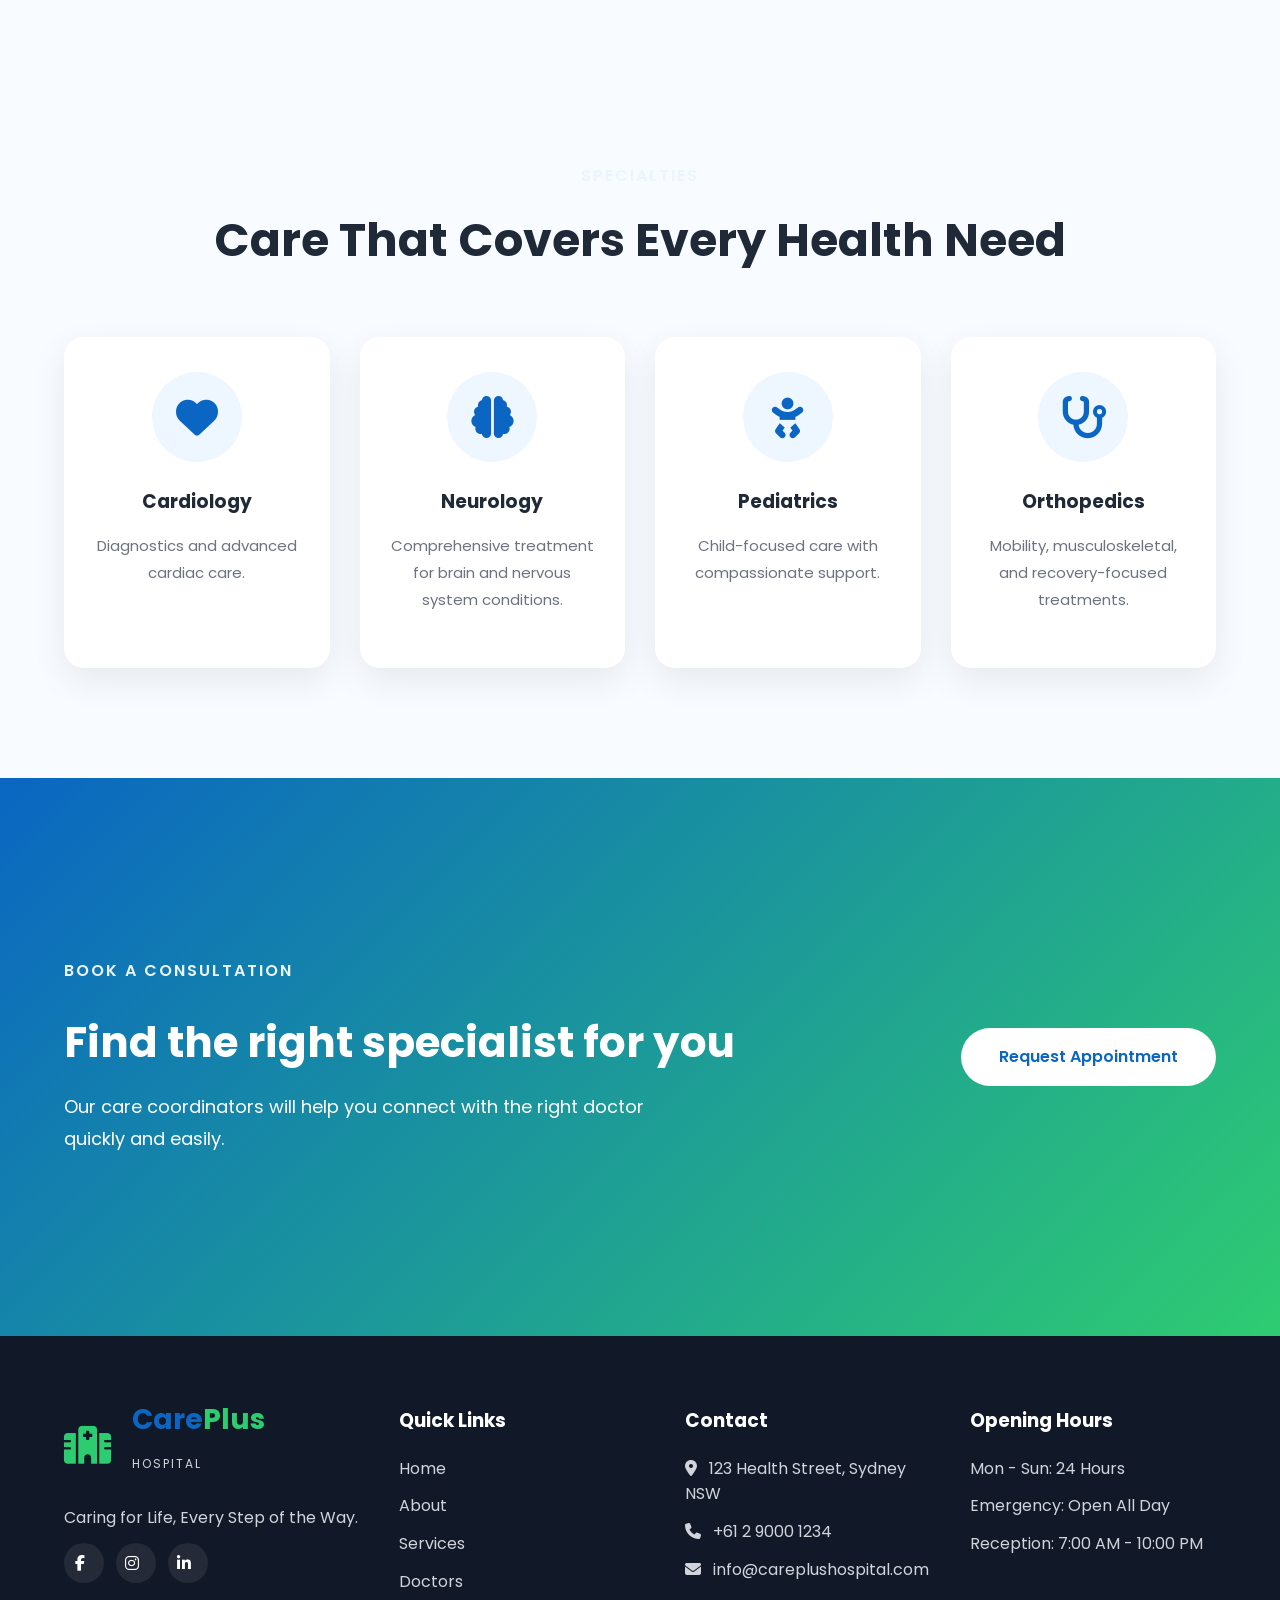
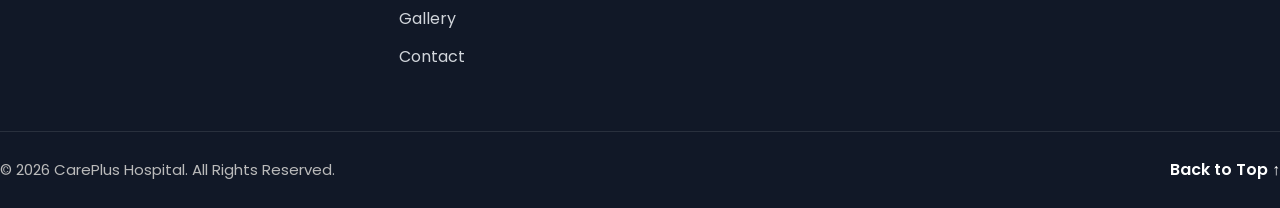
<file: doctors.html>
<!DOCTYPE html>
<html lang="en">

<head>
    <meta charset="UTF-8">
    <meta name="viewport" content="width=device-width, initial-scale=1.0">
    <title>Doctors | CarePlus Hospital</title>
    <meta name="description" content="Meet our experienced doctors and specialists at CarePlus Hospital.">
    <link rel="stylesheet" href="css/style.css">
    <link rel="stylesheet" href="css/responsive.css">
    <link rel="preconnect" href="https://fonts.googleapis.com">
    <link rel="preconnect" href="https://fonts.gstatic.com" crossorigin>
    <link href="https://fonts.googleapis.com/css2?family=Poppins:wght@300;400;500;600;700;800&display=swap" rel="stylesheet">
    <link rel="stylesheet" href="https://cdnjs.cloudflare.com/ajax/libs/font-awesome/6.6.0/css/all.min.css">
</head>

<body>
    <a class="skip-link" href="#main-content">Skip to main content</a>
    <header class="header">
        <div class="container">
            <nav class="navbar">
                <a href="index.html" class="logo">
                    <i class="fas fa-hospital"></i>
                    <div class="logo-text">
                        <h2>Care<span>Plus</span></h2>
                        <p>Hospital</p>
                    </div>
                </a>
                <ul class="nav-menu" id="site-menu" aria-label="Primary navigation">
                    <li><a href="index.html">Home</a></li>
                    <li><a href="about.html">About</a></li>
                    <li><a href="services.html">Services</a></li>
                    <li><a href="doctors.html" class="active">Doctors</a></li>
                    <li><a href="gallery.html">Gallery</a></li>
                    <li><a href="contact.html">Contact</a></li>
                </ul>
                <button type="button" class="menu-toggle" id="menu-toggle" aria-expanded="false" aria-controls="site-menu" aria-label="Toggle navigation">☰</button>
                <a href="contact.html" class="appointment-btn">Book Appointment</a>
            </nav>
        </div>
    </header>

    <main id="main-content">
    <section class="internal-hero" aria-labelledby="doctors-title">
        <div class="container">
            <div class="internal-hero__content">
                <span class="internal-hero__eyebrow">Our Team</span>
                <h1 id="doctors-title">Doctors</h1>
                <p>Our multidisciplinary team combines clinical expertise, compassion, and advanced medical knowledge to support each patient.</p>
                <nav class="internal-breadcrumb" aria-label="Breadcrumb">
                    <a href="index.html">Home</a>
                    <span>/</span>
                    <span>Doctors</span>
                </nav>
            </div>
        </div>
    </section>

    <section class="why-us">
        <div class="container">
            <div class="section-title">
                <span class="section-subtitle">CLINICAL TEAM</span>
                <h2>Experienced Specialists Across Multiple Disciplines</h2>
            </div>
            <div class="doctor-grid">
                <div class="doctor-card">
                    <div class="doctor-avatar" aria-hidden="true">
                        <i class="fa-regular fa-circle-user"></i>
                    </div>
                    <div class="doctor-info">
                        <h3>Dr. Emily Carter</h3>
                        <span>Cardiology</span>
                        <p class="experience"><i class="fas fa-award"></i> 18+ Years Experience</p>
                        <p>Specializes in preventive cardiology and advanced heart disease management.</p>
                        <a href="contact.html" class="btn-secondary">Book Visit</a>
                    </div>
                </div>
                <div class="doctor-card">
                    <div class="doctor-avatar" aria-hidden="true">
                        <i class="fa-regular fa-circle-user"></i>
                    </div>
                    <div class="doctor-info">
                        <h3>Dr. James Wilson</h3>
                        <span>Neurology</span>
                        <p class="experience"><i class="fas fa-award"></i> 15+ Years Experience</p>
                        <p>Known for precise treatment planning and personalized neurological care.</p>
                        <a href="contact.html" class="btn-secondary">Book Visit</a>
                    </div>
                </div>
                <div class="doctor-card">
                    <div class="doctor-avatar" aria-hidden="true">
                        <i class="fa-regular fa-circle-user"></i>
                    </div>
                    <div class="doctor-info">
                        <h3>Dr. Sophia Lee</h3>
                        <span>Pediatrics</span>
                        <p class="experience"><i class="fas fa-award"></i> 12+ Years Experience</p>
                        <p>Focuses on child wellness, recovery support, and family-centred treatment.</p>
                        <a href="contact.html" class="btn-secondary">Book Visit</a>
                    </div>
                </div>
            </div>
        </div>
    </section>

    <section class="departments">
        <div class="container">
            <div class="section-title">
                <span class="section-subtitle">SPECIALTIES</span>
                <h2>Care That Covers Every Health Need</h2>
            </div>
            <div class="department-grid">
                <div class="department-card"><i class="fas fa-heart"></i><h3>Cardiology</h3><p>Diagnostics and advanced cardiac care.</p></div>
                <div class="department-card"><i class="fas fa-brain"></i><h3>Neurology</h3><p>Comprehensive treatment for brain and nervous system conditions.</p></div>
                <div class="department-card"><i class="fas fa-baby"></i><h3>Pediatrics</h3><p>Child-focused care with compassionate support.</p></div>
                <div class="department-card"><i class="fas fa-stethoscope"></i><h3>Orthopedics</h3><p>Mobility, musculoskeletal, and recovery-focused treatments.</p></div>
            </div>
        </div>
    </section>

    <section class="cta">
        <div class="container cta-content">
            <div>
                <span class="section-subtitle">BOOK A CONSULTATION</span>
                <h2>Find the right specialist for you</h2>
                <p>Our care coordinators will help you connect with the right doctor quickly and easily.</p>
            </div>
            <a href="contact.html" class="btn-primary">Request Appointment</a>
        </div>
    </section>

    <footer>
        <div class="container footer-grid">
            <div class="footer-brand">
                <a href="index.html" class="logo footer-logo">
                    <i class="fas fa-hospital"></i>
                    <div class="logo-text">
                        <h2>Care<span>Plus</span></h2>
                        <p>Hospital</p>
                    </div>
                </a>
                <p>Caring for Life, Every Step of the Way.</p>
                <div class="social-links">
                    <a href="#" aria-label="Facebook"><i class="fab fa-facebook-f"></i></a>
                    <a href="#" aria-label="Instagram"><i class="fab fa-instagram"></i></a>
                    <a href="#" aria-label="LinkedIn"><i class="fab fa-linkedin-in"></i></a>
                </div>
            </div>
            <div>
                <h3>Quick Links</h3>
                <ul>
                    <li><a href="index.html">Home</a></li>
                    <li><a href="about.html">About</a></li>
                    <li><a href="services.html">Services</a></li>
                    <li><a href="doctors.html">Doctors</a></li>
                    <li><a href="gallery.html">Gallery</a></li>
                    <li><a href="contact.html">Contact</a></li>
                </ul>
            </div>
            <div>
                <h3>Contact</h3>
                <p><i class="fas fa-location-dot"></i> 123 Health Street, Sydney NSW</p>
                <p><i class="fas fa-phone"></i> +61 2 9000 1234</p>
                <p><i class="fas fa-envelope"></i> info@careplushospital.com</p>
            </div>
            <div>
                <h3>Opening Hours</h3>
                <p>Mon - Sun: 24 Hours</p>
                <p>Emergency: Open All Day</p>
                <p>Reception: 7:00 AM - 10:00 PM</p>
            </div>
        </div>
        <div class="copyright">
            <p>© 2026 CarePlus Hospital. All Rights Reserved.</p>
            <a href="#top" class="back-to-top">Back to Top ↑</a>
        </div>
    </footer>
    </main>
    <button id="scrollTopBtn" aria-label="Back to top">↑</button>
    <script src="js/script.js"></script>
</body>
</html>
</file>
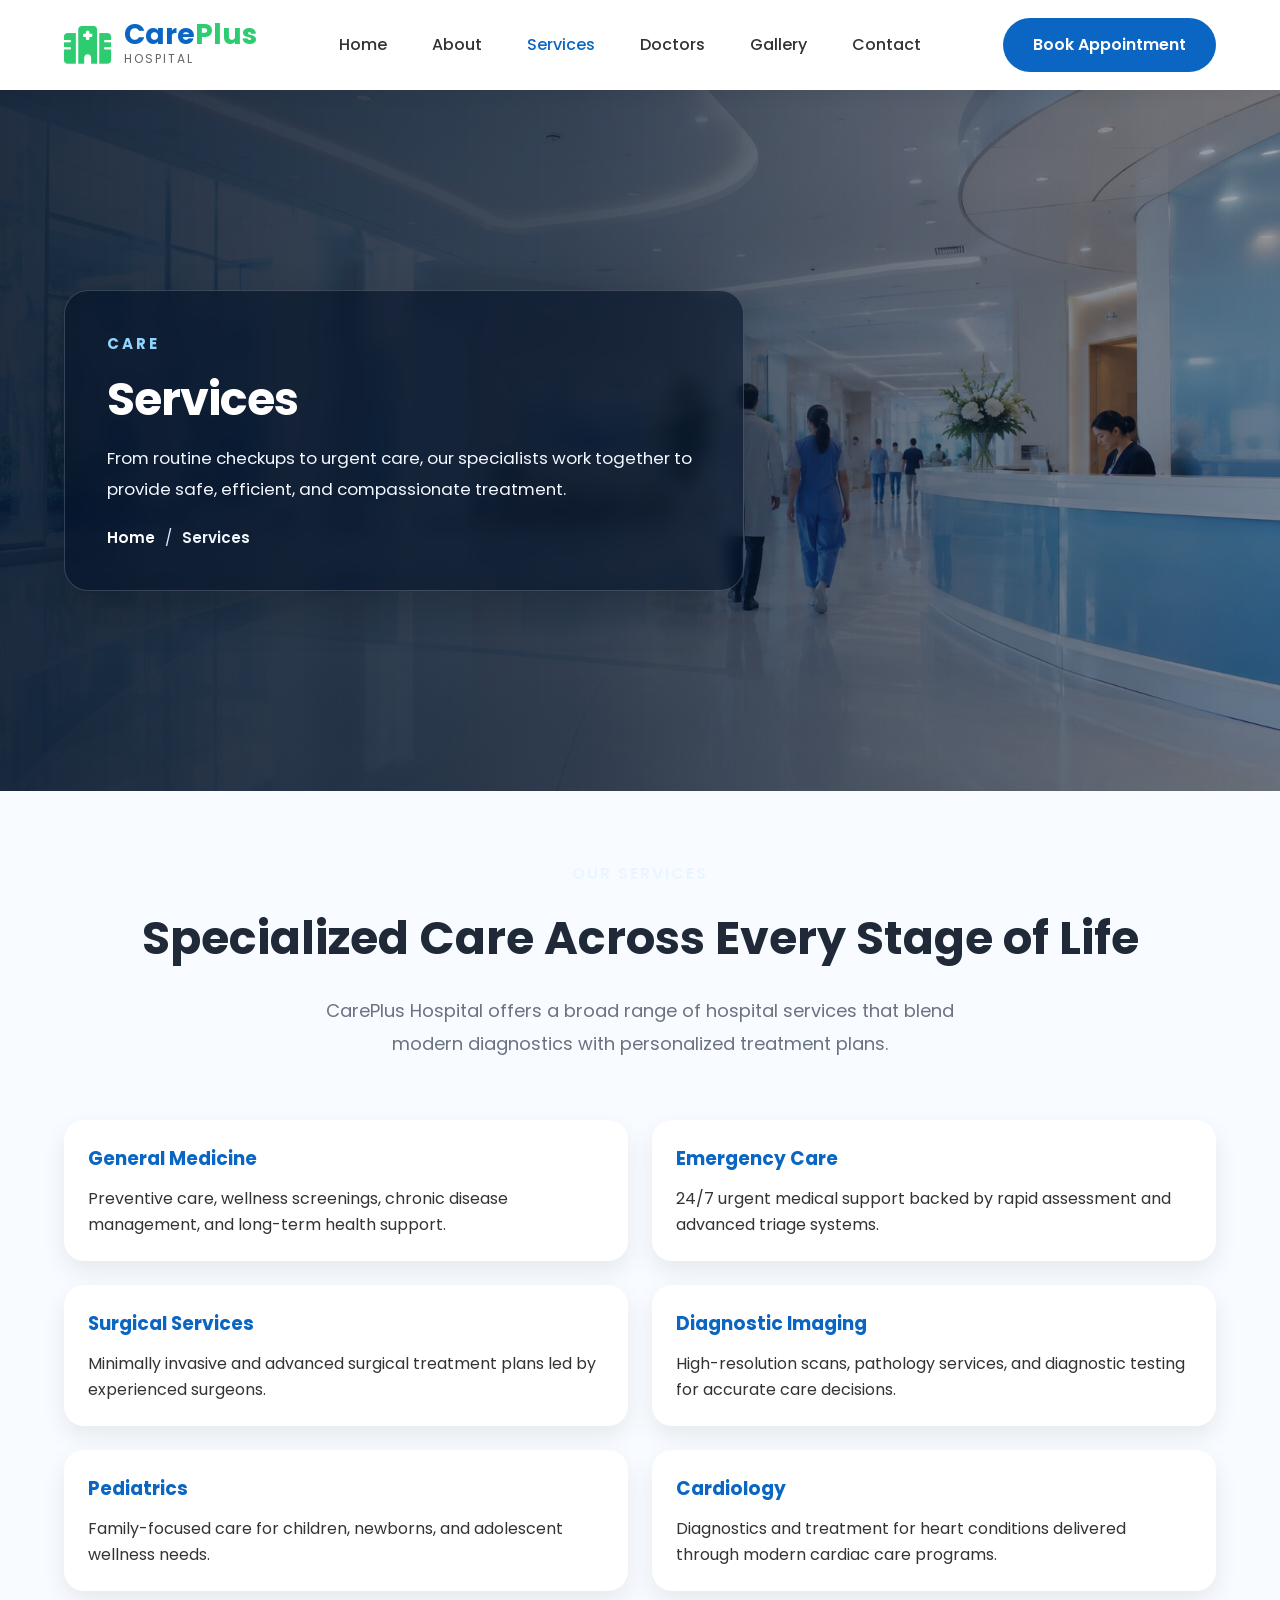
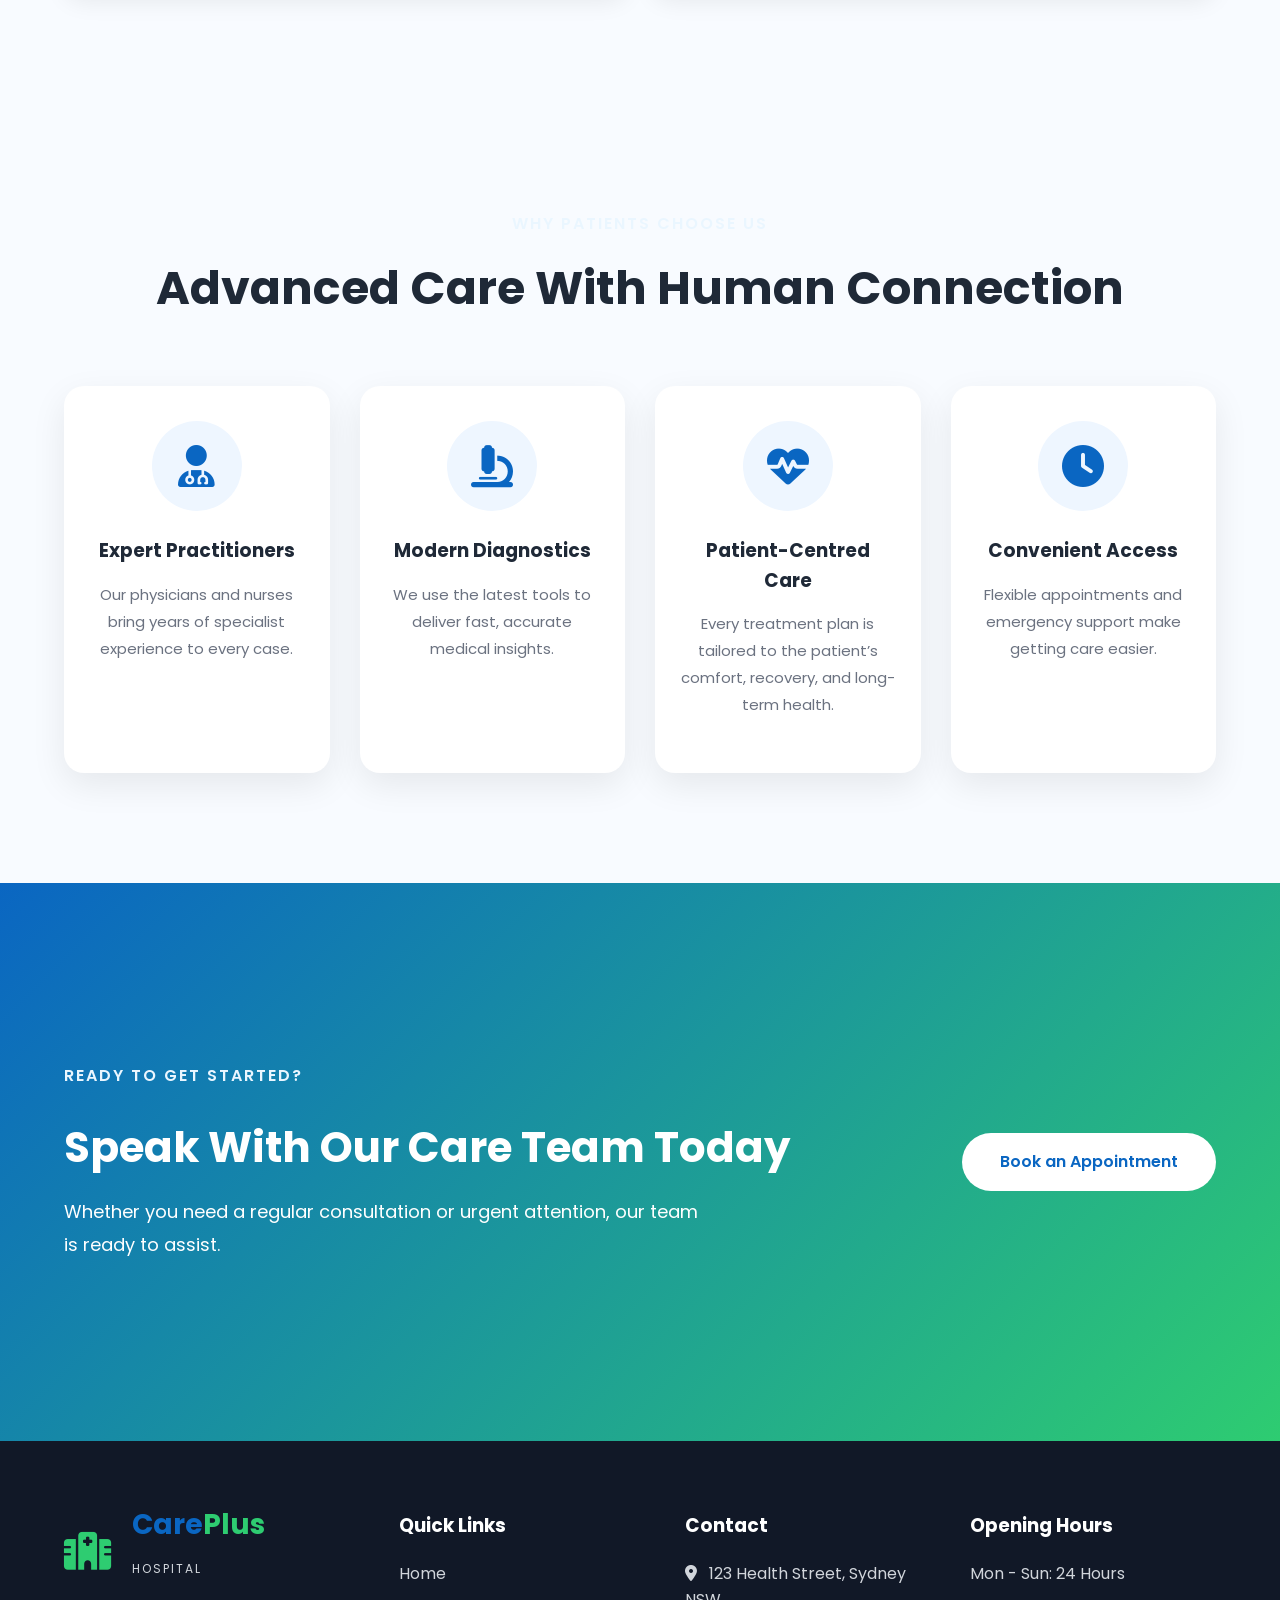
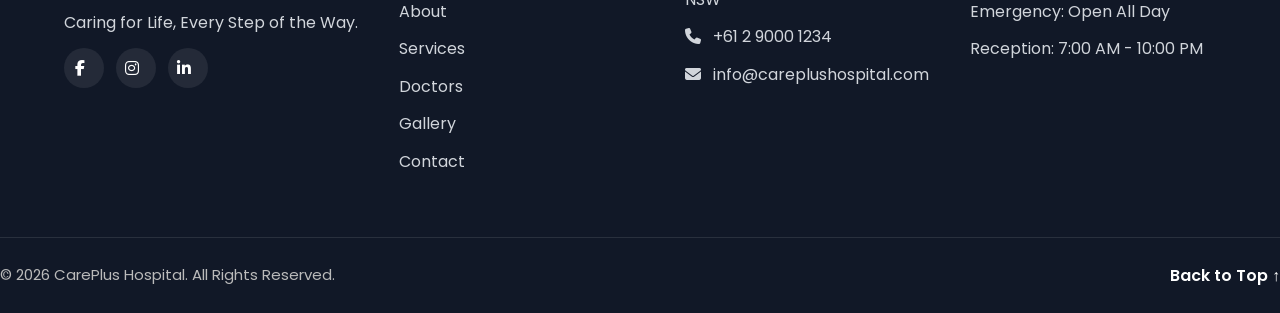
<file: services.html>
<!DOCTYPE html>
<html lang="en">

<head>
    <meta charset="UTF-8">
    <meta name="viewport" content="width=device-width, initial-scale=1.0">
    <title>Services | CarePlus Hospital</title>
    <meta name="description" content="Explore our general, specialized, surgical, emergency, and diagnostic services at CarePlus Hospital.">
    <link rel="stylesheet" href="css/style.css">
    <link rel="stylesheet" href="css/responsive.css">
    <link rel="preconnect" href="https://fonts.googleapis.com">
    <link rel="preconnect" href="https://fonts.gstatic.com" crossorigin>
    <link href="https://fonts.googleapis.com/css2?family=Poppins:wght@300;400;500;600;700;800&display=swap" rel="stylesheet">
    <link rel="stylesheet" href="https://cdnjs.cloudflare.com/ajax/libs/font-awesome/6.6.0/css/all.min.css">
</head>

<body>
    <a class="skip-link" href="#main-content">Skip to main content</a>
    <header class="header">
        <div class="container">
            <nav class="navbar">
                <a href="index.html" class="logo">
                    <i class="fas fa-hospital"></i>
                    <div class="logo-text">
                        <h2>Care<span>Plus</span></h2>
                        <p>Hospital</p>
                    </div>
                </a>
                <ul class="nav-menu" id="site-menu" aria-label="Primary navigation">
                    <li><a href="index.html">Home</a></li>
                    <li><a href="about.html">About</a></li>
                    <li><a href="services.html" class="active">Services</a></li>
                    <li><a href="doctors.html">Doctors</a></li>
                    <li><a href="gallery.html">Gallery</a></li>
                    <li><a href="contact.html">Contact</a></li>
                </ul>
                <button type="button" class="menu-toggle" id="menu-toggle" aria-expanded="false" aria-controls="site-menu" aria-label="Toggle navigation">☰</button>
                <a href="contact.html" class="appointment-btn">Book Appointment</a>
            </nav>
        </div>
    </header>

    <main id="main-content">
    <section class="internal-hero" aria-labelledby="services-title">
        <div class="container">
            <div class="internal-hero__content">
                <span class="internal-hero__eyebrow">Care</span>
                <h1 id="services-title">Services</h1>
                <p>From routine checkups to urgent care, our specialists work together to provide safe, efficient, and compassionate treatment.</p>
                <nav class="internal-breadcrumb" aria-label="Breadcrumb">
                    <a href="index.html">Home</a>
                    <span>/</span>
                    <span>Services</span>
                </nav>
            </div>
        </div>
    </section>

    <section class="why-us">
        <div class="container">
            <div class="section-title">
                <span class="section-subtitle">OUR SERVICES</span>
                <h2>Specialized Care Across Every Stage of Life</h2>
                <p>CarePlus Hospital offers a broad range of hospital services that blend modern diagnostics with personalized treatment plans.</p>
            </div>
            <div class="service-list">
                <div class="service-card">
                    <h3>General Medicine</h3>
                    <p>Preventive care, wellness screenings, chronic disease management, and long-term health support.</p>
                </div>
                <div class="service-card">
                    <h3>Emergency Care</h3>
                    <p>24/7 urgent medical support backed by rapid assessment and advanced triage systems.</p>
                </div>
                <div class="service-card">
                    <h3>Surgical Services</h3>
                    <p>Minimally invasive and advanced surgical treatment plans led by experienced surgeons.</p>
                </div>
                <div class="service-card">
                    <h3>Diagnostic Imaging</h3>
                    <p>High-resolution scans, pathology services, and diagnostic testing for accurate care decisions.</p>
                </div>
                <div class="service-card">
                    <h3>Pediatrics</h3>
                    <p>Family-focused care for children, newborns, and adolescent wellness needs.</p>
                </div>
                <div class="service-card">
                    <h3>Cardiology</h3>
                    <p>Diagnostics and treatment for heart conditions delivered through modern cardiac care programs.</p>
                </div>
            </div>
        </div>
    </section>

    <section class="departments">
        <div class="container">
            <div class="section-title">
                <span class="section-subtitle">WHY PATIENTS CHOOSE US</span>
                <h2>Advanced Care With Human Connection</h2>
            </div>
            <div class="department-grid">
                <div class="department-card">
                    <i class="fas fa-user-doctor"></i>
                    <h3>Expert Practitioners</h3>
                    <p>Our physicians and nurses bring years of specialist experience to every case.</p>
                </div>
                <div class="department-card">
                    <i class="fas fa-microscope"></i>
                    <h3>Modern Diagnostics</h3>
                    <p>We use the latest tools to deliver fast, accurate medical insights.</p>
                </div>
                <div class="department-card">
                    <i class="fas fa-heart-pulse"></i>
                    <h3>Patient-Centred Care</h3>
                    <p>Every treatment plan is tailored to the patient’s comfort, recovery, and long-term health.</p>
                </div>
                <div class="department-card">
                    <i class="fas fa-clock"></i>
                    <h3>Convenient Access</h3>
                    <p>Flexible appointments and emergency support make getting care easier.</p>
                </div>
            </div>
        </div>
    </section>

    <section class="cta">
        <div class="container cta-content">
            <div>
                <span class="section-subtitle">READY TO GET STARTED?</span>
                <h2>Speak With Our Care Team Today</h2>
                <p>Whether you need a regular consultation or urgent attention, our team is ready to assist.</p>
            </div>
            <a href="contact.html" class="btn-primary">Book an Appointment</a>
        </div>
    </section>

    <footer>
        <div class="container footer-grid">
            <div class="footer-brand">
                <a href="index.html" class="logo footer-logo">
                    <i class="fas fa-hospital"></i>
                    <div class="logo-text">
                        <h2>Care<span>Plus</span></h2>
                        <p>Hospital</p>
                    </div>
                </a>
                <p>Caring for Life, Every Step of the Way.</p>
                <div class="social-links">
                    <a href="#" aria-label="Facebook"><i class="fab fa-facebook-f"></i></a>
                    <a href="#" aria-label="Instagram"><i class="fab fa-instagram"></i></a>
                    <a href="#" aria-label="LinkedIn"><i class="fab fa-linkedin-in"></i></a>
                </div>
            </div>
            <div>
                <h3>Quick Links</h3>
                <ul>
                    <li><a href="index.html">Home</a></li>
                    <li><a href="about.html">About</a></li>
                    <li><a href="services.html">Services</a></li>
                    <li><a href="doctors.html">Doctors</a></li>
                    <li><a href="gallery.html">Gallery</a></li>
                    <li><a href="contact.html">Contact</a></li>
                </ul>
            </div>
            <div>
                <h3>Contact</h3>
                <p><i class="fas fa-location-dot"></i> 123 Health Street, Sydney NSW</p>
                <p><i class="fas fa-phone"></i> +61 2 9000 1234</p>
                <p><i class="fas fa-envelope"></i> info@careplushospital.com</p>
            </div>
            <div>
                <h3>Opening Hours</h3>
                <p>Mon - Sun: 24 Hours</p>
                <p>Emergency: Open All Day</p>
                <p>Reception: 7:00 AM - 10:00 PM</p>
            </div>
        </div>
        <div class="copyright">
            <p>© 2026 CarePlus Hospital. All Rights Reserved.</p>
            <a href="#top" class="back-to-top">Back to Top ↑</a>
        </div>
    </footer>
    </main>
    <button id="scrollTopBtn" aria-label="Back to top">↑</button>
    <script src="js/script.js"></script>
</body>
</html>
</file>
<file: css/style.css>
/* ===========================
   GOOGLE FONT & RESET
=========================== */

*{
    margin:0;
    padding:0;
    box-sizing:border-box;
}

html{
    scroll-behavior:smooth;
}

body{
    font-family:'Poppins',sans-serif;
    background:#f8fbff;
    color:#333;
    line-height:1.6;
}

img{
    width:100%;
    display:block;
}

a{
    text-decoration:none;
}

a:hover,
a:focus-visible,
button:focus-visible,
input:focus-visible,
textarea:focus-visible{
    outline:none;
}

a:focus-visible,
button:focus-visible,
input:focus-visible,
textarea:focus-visible{
    box-shadow:0 0 0 3px rgba(10,102,194,.2);
}

ul{
    list-style:none;
}

.skip-link{
    position:absolute;
    left:-9999px;
    top:0;
    background:var(--primary);
    color:#fff;
    padding:12px 18px;
    z-index:1000;
    border-radius:0 0 8px 8px;
}

.skip-link:focus{
    left:20px;
    top:20px;
    outline:2px solid #fff;
    outline-offset:3px;
}

.container{
    width:90%;
    max-width:1200px;
    margin:auto;
}

/* ===========================
   COLORS
=========================== */

:root{

    --primary:#0A66C2;
    --secondary:#2ECC71;

    --dark:#1f2937;

    --light:#ffffff;

    --grey:#f5f7fa;

    --text:#555;

    --shadow:0 10px 25px rgba(0,0,0,.08);

}

/* ===========================
   HEADER
=========================== */

.header{

    width:100%;

    background:white;

    position:sticky;

    top:0;

    z-index:999;

    box-shadow:0 5px 15px rgba(0,0,0,.05);

}

.navbar{

    display:flex;

    justify-content:space-between;

    align-items:center;

    height:90px;

}

/* ===========================
   LOGO
=========================== */

.logo{
    display:flex;
    align-items:center;
    gap:12px;
    color:var(--primary);
}

.logo i{
    font-size:38px;
    color:var(--secondary);
}

.logo-text h2{
    font-size:28px;
    font-weight:700;
    color:var(--primary);
    line-height:1;
}

.logo-text h2 span{
    color:var(--secondary);
}

.logo-text p{
    font-size:12px;
    color:#666;
    letter-spacing:2px;
    text-transform:uppercase;
}

.nav-menu{

    display:flex;

    gap:45px;

}

.nav-menu a{

    color:#333;

    font-weight:500;

    transition:.3s;

}

.nav-menu a:hover{

    color:var(--primary);

}

.active{

    color:var(--primary)!important;

}

.appointment-btn{

    background:var(--primary);

    color:white;

    padding:14px 30px;

    border-radius:30px;

    transition:.3s;

    font-weight:600;

}

.appointment-btn:hover{

    background:#084f95;

}


/* ===========================
   HERO
=========================== */

.hero{

    width:100%;

    background:url("../images/hero/hospital-banner.jpg") center center/cover no-repeat;

    min-height:calc(100dvh - 90px - 64px);

    display:flex;

    position:relative;

}

.internal-hero{
    min-height:52vh;
    display:flex;
    align-items:center;
    position:relative;
    background:
        linear-gradient(90deg, rgba(2, 17, 38, 0.86) 0%, rgba(2, 17, 38, 0.7) 45%, rgba(2, 17, 38, 0.28) 100%),
        url("../images/hero/hospital-banner.jpg") center/cover no-repeat;
}

.internal-hero::after{
    content:"";
    position:absolute;
    inset:0;
    background:linear-gradient(180deg, rgba(2, 17, 38, 0.12) 0%, rgba(2, 17, 38, 0.25) 100%);
    pointer-events:none;
}

.internal-hero .container{
    position:relative;
    z-index:1;
    min-height:52vh;
    display:flex;
    align-items:center;
    padding:90px 0;
}

.internal-hero__content{
    max-width:680px;
    padding:40px 42px;
    background:rgba(2, 17, 38, 0.58);
    border:1px solid rgba(255,255,255,0.18);
    border-radius:24px;
    box-shadow:0 18px 45px rgba(0,0,0,.2);
    backdrop-filter:blur(8px);
    -webkit-backdrop-filter:blur(8px);
}

.internal-hero__eyebrow{
    display:inline-block;
    color:#8fd3ff;
    font-size:15px;
    font-weight:700;
    letter-spacing:3px;
    text-transform:uppercase;
    margin-bottom:16px;
}

.internal-hero h1{
    color:#fff;
    font-size:clamp(2.2rem, 3.6vw, 3.2rem);
    font-weight:700;
    line-height:1.2;
    letter-spacing:-1px;
    margin-bottom:16px;
    max-width:760px;
}

.internal-hero p{
    color:#f3f7ff;
    font-size:1.05rem;
    line-height:1.8;
    max-width:720px;
    margin-bottom:0;
}

.internal-breadcrumb{
    display:flex;
    align-items:center;
    flex-wrap:wrap;
    gap:10px;
    margin-top:22px;
    font-size:0.95rem;
    color:#dfefff;
}

.internal-breadcrumb a{
    color:#fff;
    font-weight:600;
}

.internal-breadcrumb a:hover{
    color:#8fd3ff;
}

.internal-breadcrumb span:last-child{
    color:#eff8ff;
    font-weight:600;
}

.hero-overlay{

    width:100%;
    min-height:100%;

    display:flex;

    align-items:center;

}

.hero .container{

    display:flex;
    flex-direction:column;
    justify-content:center;
    align-items:flex-start;

    width:100%;
    min-height:calc(100dvh - 90px - 64px);
    padding:80px 0;

}

.hero-content{
    max-width:680px;
    padding:40px 45px;
    background:rgba(0, 51, 102, 0.72);
    border:1px solid rgba(255,255,255,0.16);
    border-radius:24px;
    box-shadow:0 18px 45px rgba(0,0,0,.2);
    backdrop-filter:blur(6px);
    -webkit-backdrop-filter:blur(6px);
}

.hero h4{

    color:#8fd3ff;

    font-size:18px;

    font-weight:600;

    letter-spacing:3px;

    text-transform:uppercase;

    margin-bottom:20px;

}

.hero h1{

    color:#fff;

    font-size:clamp(2.5rem, 4.6vw, 4.5rem);

    font-weight:700;

    line-height:1.15;

    letter-spacing:-2px;

    max-width:720px;

    margin-bottom:30px;

}

.hero p{

    color:#f5f5f5;

    font-size:clamp(1rem, 2vw, 1.25rem);

    line-height:1.9;

    max-width:620px;

    margin-bottom:45px;

}

.hero-buttons{

    display:flex;
    flex-wrap:wrap;
    gap:20px;

}

.btn-primary{

    background:#0A66C2;

    color:#fff;

    padding:16px 38px;

    border-radius:50px;

    font-weight:600;

    transition:.35s;

}

.btn-primary:hover{

    background:#084f95;

    transform:translateY(-5px);

}

.btn-secondary{

    background:#fff;

    color:#0A66C2;

    padding:16px 38px;

    border-radius:50px;

    font-weight:600;

    transition:.35s;

}

.btn-secondary:hover{

    background:#0A66C2;

    color:#fff;

    transform:translateY(-5px);

}




.section-title{

    text-align:center;

    margin-bottom:60px;

}



.section-title h2{

    font-size:46px;

    font-weight:700;

    color:var(--dark);

    margin-bottom:20px;

}

.section-title p{

    color:#6b7280;

    max-width:700px;

    margin:auto;

    line-height:1.8;

    font-size:18px;

}

/* ===========================
   SECTION SUBTITLE
=========================== */

.section-subtitle{

    display:inline-block;

    color:#EAF6FF;

    font-size:16px;

    font-weight:600;

    letter-spacing:2px;

    text-transform:uppercase;

    margin-bottom:15px;

}

.internal-hero + section,
.page-hero + section{
    padding-top:70px;
}

.about-grid,
.contact-grid{
    display:grid;
    grid-template-columns:1.1fr .9fr;
    gap:40px;
    align-items:center;
}

.about-grid img,
.contact-map iframe{
    border-radius:20px;
    box-shadow:var(--shadow);
    width:100%;
    min-height:300px;
    object-fit:cover;
}

.timeline-grid{
    display:grid;
    grid-template-columns:repeat(2,1fr);
    gap:24px;
}

.timeline-card,
.contact-card{
    background:#fff;
    padding:30px;
    border-radius:20px;
    box-shadow:var(--shadow);
}

.timeline-card h3{
    color:var(--primary);
    margin-bottom:12px;
}

.contact-card h2{
    font-size:32px;
    margin-bottom:20px;
    color:var(--dark);
}

.info-list{
    display:flex;
    flex-direction:column;
    gap:16px;
    margin:24px 0;
}

.info-item{
    display:flex;
    gap:12px;
    align-items:flex-start;
    color:#555;
}

.info-item i{
    color:var(--primary);
    margin-top:4px;
}

.contact-map iframe{
    border:0;
    min-height:260px;
}

.form-group{
    margin-bottom:18px;
}

.form-group label{
    display:block;
    margin-bottom:8px;
    font-weight:600;
    color:var(--dark);
}

.form-group input,
.form-group textarea{
    width:100%;
    border:1px solid #dbe3ea;
    border-radius:14px;
    padding:14px 16px;
    font:inherit;
    color:#333;
    background:#fff;
}

.form-group input:focus,
.form-group textarea:focus{
    outline:none;
    border-color:var(--primary);
    box-shadow:0 0 0 3px rgba(10,102,194,.15);
}

.form-message{
    margin-top:16px;
    font-weight:600;
    min-height:24px;
}

.form-message.success{
    color:#0a8f3d;
}

.form-message.error{
    color:#d93025;
}

.gallery-grid{
    display:grid;
    grid-template-columns:repeat(3,1fr);
    gap:24px;
}

.gallery-card{
    background:#fff;
    border-radius:20px;
    overflow:hidden;
    box-shadow:var(--shadow);
    cursor:pointer;
    transition:.35s;
}

.gallery-card:hover{
    transform:translateY(-8px);
}

.gallery-card img{
    height:240px;
    object-fit:cover;
}

.gallery-card .gallery-caption{
    padding:18px 20px;
}

.gallery-card .gallery-caption h3{
    font-size:18px;
    color:var(--dark);
    margin-bottom:6px;
}

.gallery-card .gallery-caption p{
    color:#6b7280;
    font-size:14px;
}

.lightbox{
    position:fixed;
    inset:0;
    background:rgba(0,0,0,.85);
    display:none;
    align-items:center;
    justify-content:center;
    padding:20px;
    z-index:1100;
}

.lightbox.open{
    display:flex;
}

.lightbox-content{
    position:relative;
    max-width:900px;
    width:100%;
}

.lightbox-content img{
    width:100%;
    max-height:75vh;
    object-fit:contain;
    border-radius:20px;
    background:#fff;
}

.lightbox-close{
    position:absolute;
    top:-12px;
    right:-12px;
    width:44px;
    height:44px;
    border-radius:50%;
    border:none;
    font-size:24px;
    cursor:pointer;
    color:var(--primary);
    background:#fff;
    box-shadow:var(--shadow);
}

.lightbox-caption{
    margin-top:14px;
    color:white;
    text-align:center;
}

body.no-scroll{
    overflow:hidden;
}

.service-list{
    display:grid;
    grid-template-columns:repeat(2,1fr);
    gap:24px;
}

.service-card{
    display:flex;
    flex-direction:column;
    gap:12px;
    background:#fff;
    padding:24px;
    border-radius:20px;
    box-shadow:var(--shadow);
}

.service-card h3{
    color:var(--primary);
}

.features{

    display:grid;

    grid-template-columns:repeat(4,1fr);

    gap:30px;

}

.feature-card{

    background:#fff;

    padding:40px 30px;

    border-radius:20px;

    box-shadow:0 15px 40px rgba(0,0,0,.08);

    text-align:center;

    transition:.35s;

    border-top:4px solid transparent;

}
.feature-card:hover{

    transform:translateY(-12px);

    border-top:5px solid var(--primary);

    box-shadow:0 25px 50px rgba(0,0,0,.12);

}

.icon{

    width:95px;

    height:95px;

    margin:0 auto 30px;

    background:#eef6ff;

    color:var(--primary);

    border-radius:50%;

    display:flex;

    justify-content:center;

    align-items:center;

    font-size:42px;

    transition:.35s;

}

.feature-card:hover .icon{

    background:var(--primary);

    color:#fff;

    transform:scale(1.08);

}

.feature-card h3{

    margin-bottom:15px;

}

.feature-card p{

    color:#6b7280;

    line-height:1.8;

    font-size:16px;

}


/* ===========================
   DOCTORS
=========================== */

.doctor-grid{

    display:grid;

    grid-template-columns:repeat(3,1fr);

    gap:35px;

}

.doctor-card{

    background:white;

    border-radius:20px;

    overflow:hidden;

    box-shadow:var(--shadow);

    transition:.35s;

    display:flex;
    flex-direction:column;

}

.doctor-card:hover{

    transform:translateY(-10px);

}

.doctor-avatar{

    width:90px;
    height:90px;
    margin:32px auto 8px;
    border-radius:50%;
    background:#eef6ff;
    color:var(--primary);
    display:flex;
    align-items:center;
    justify-content:center;
    font-size:34px;
    box-shadow:inset 0 0 0 1px rgba(10,102,194,.08);

}

.doctor-info{

    padding:20px 30px 30px;
    text-align:center;
    flex:1;

}

.doctor-info h3{

    margin-bottom:10px;

}

.doctor-info span{

    display:block;

    color:var(--primary);

    font-weight:600;

    margin-bottom:15px;

}

.doctor-info p{

    color:#666;

}

.doctor-info .experience{

    margin:20px 0;

    color:var(--primary);

    font-weight:600;

    font-size:15px;

}

.doctor-info .experience i{

    margin-right:8px;

}

.doctor-info .btn-secondary{

    display:inline-block;

    padding:12px 24px;

    font-size:15px;

}

/* ===========================
   STATISTICS
=========================== */

.statistics{

    background:linear-gradient(135deg,var(--primary),#0056b3);

    color:white;

}

.stats-grid{

    display:grid;

    grid-template-columns:repeat(4,1fr);

    text-align:center;

}

.stat-item h2{

    font-size:60px;

    margin-bottom:10px;

}

.stat-item p{

    font-size:18px;

    font-weight:500;

}

.stat-number{

    transition:transform .3s ease;

}

.stat-item:hover .stat-number{

    transform:translateY(-4px);

}

/* ===========================
   TESTIMONIALS
=========================== */

.testimonials{

    background:var(--grey);

}

.testimonial-grid{

    display:grid;

    grid-template-columns:repeat(3,1fr);

    gap:30px;

}

.testimonial-card{

    background:white;

    padding:25px;

    border-radius:20px;

    box-shadow:var(--shadow);

    transition:.35s;

}

.testimonial-card:hover{

    transform:translateY(-10px);

}

.testimonial-avatar{

    width:80px;
    height:80px;
    border-radius:50%;
    background:#eef6ff;
    color:var(--primary);
    display:flex;
    align-items:center;
    justify-content:center;
    font-size:34px;
    margin-bottom:20px;

}

.testimonial-content{

    display:flex;
    flex-direction:column;
    gap:15px;

}

.stars{

    color:#f4b400;
    font-size:15px;

}

.testimonial-card p{

    font-style:italic;

    color:#666;

    margin-bottom:0;

    line-height:1.8;

}

.testimonial-card h4{

    color:var(--primary);

}

/* ===========================
   CTA
=========================== */

.cta{

    background:linear-gradient(135deg,#0A66C2,#2ECC71);

    color:white;

}

.cta-content{

    display:flex;
    justify-content:space-between;
    align-items:center;
    gap:30px;
    padding:70px 0;

}

.cta h2{

    font-size:42px;

    margin:10px 0 15px;

}

.cta p{

    width:80%;

    font-size:18px;

    line-height:1.8;

}

.cta .btn-primary{

    background:white;

    color:var(--primary);

    font-weight:600;

    white-space:nowrap;

}

.cta .btn-primary:hover{

    background:#f1f1f1;

}

/* ===========================
   FAQ
=========================== */

.faq-section{

    background:var(--grey);

}

.faq-list{

    max-width:900px;
    margin:0 auto;
    display:flex;
    flex-direction:column;
    gap:15px;

}

.faq-item{

    background:#fff;
    border-radius:16px;
    box-shadow:var(--shadow);
    overflow:hidden;

}

.faq-question{

    width:100%;
    border:none;
    background:none;
    padding:24px 28px;
    display:flex;
    justify-content:space-between;
    align-items:center;
    text-align:left;
    font-family:'Poppins',sans-serif;
    font-size:18px;
    font-weight:600;
    color:var(--dark);
    cursor:pointer;

}

.faq-question i{

    color:var(--primary);
    transition:transform .3s ease;

}

.faq-item.active .faq-question i{

    transform:rotate(45deg);

}

.faq-answer{

    max-height:0;
    overflow:hidden;
    transition:max-height .35s ease;

}

.faq-answer p{

    padding:0 28px 0;
    color:#6b7280;
    line-height:1.8;

}

.faq-item.active .faq-answer{

    max-height:220px;
    padding-bottom:24px;

}

/* ===========================
   FOOTER
=========================== */

footer{

    background:#111827;

    color:white;

    padding:70px 0 0;

}

.footer-grid{

    display:grid;

    grid-template-columns:1.2fr 1fr 1fr 1fr;

    gap:40px;

}

.footer-brand p{

    margin:20px 0 25px;

}

.footer-grid h3{

    margin-bottom:20px;

    color:white;

}

.footer-grid p,
.footer-grid li,
.footer-grid a{

    color:#d1d5db;

}

.footer-grid p{

    margin-bottom:12px;

}

.footer-grid ul li{

    margin-bottom:12px;

}

.footer-grid ul li a{

    transition:.3s;

}

.footer-grid ul li a:hover{

    color:white;

    padding-left:8px;

}

.footer-grid i{

    margin-right:8px;

}

.social-links{

    display:flex;
    gap:12px;

}

.social-links a{

    width:40px;
    height:40px;
    border-radius:50%;
    background:rgba(255,255,255,.08);
    display:flex;
    align-items:center;
    justify-content:center;
    color:white;
    transition:.3s;

}

.social-links a:hover{

    background:var(--primary);

}

.copyright{

    display:flex;
    justify-content:space-between;
    align-items:center;
    gap:20px;
    padding:25px 0;
    margin-top:50px;
    border-top:1px solid rgba(255,255,255,.1);

}

.copyright p{

    color:#bbb;

    font-size:15px;

}

.back-to-top{

    color:white;
    font-weight:600;

}

/* ===========================
   EFFECTS
=========================== */

.feature-card,
.doctor-card,
.department-card{

    transition:all .35s ease;

}

.btn-primary,
.btn-secondary,
.appointment-btn{

    transition:all .35s ease;

}

section{

    padding:110px 0;

    overflow:hidden;

}

/* ===========================
   MOBILE MENU
=========================== */

.menu-toggle{

    display:none;

    font-size:34px;

    cursor:pointer;

    color:var(--primary);

}

/* ===========================
   SCROLL TO TOP
=========================== */

#scrollTopBtn{

    position:fixed;

    bottom:25px;

    right:25px;

    width:50px;

    height:50px;

    border:none;

    border-radius:50%;

    background:var(--primary);

    color:white;

    font-size:22px;

    cursor:pointer;

    display:none;

    box-shadow:var(--shadow);

    z-index:999;

    transition:.3s;

}

#scrollTopBtn:hover{

    transform:translateY(-6px);

}

/* ===========================
   EMERGENCY BAR
=========================== */

.emergency-bar{

    background:#e53935;

    color:#fff;

    padding:12px 0;

}

.emergency-content{

    display:flex;

    justify-content:space-between;

    align-items:center;

    flex-wrap:wrap;

    gap:20px;

}

.emergency-content div{

    display:flex;

    align-items:center;

    gap:10px;

    font-weight:500;

}

.emergency-content i{

    color:#fff;

}


/* ===========================
   DEPARTMENTS
=========================== */

.departments{

    background:#f8fbff;

}

.department-grid{

    display:grid;

    grid-template-columns:repeat(4,1fr);

    gap:30px;

    margin-top:60px;

}

.department-card{

    background:#fff;

    padding:35px 25px;

    border-radius:20px;

    text-align:center;

    box-shadow:0 12px 35px rgba(0,0,0,.08);

    transition:.35s;

}

.department-card:hover{

    transform:translateY(-10px);

    box-shadow:0 20px 45px rgba(0,0,0,.12);

}

.department-card i{

    width:90px;
    height:90px;

    display:flex;
    justify-content:center;
    align-items:center;

    margin:0 auto 25px;

    border-radius:50%;

    background:#eef6ff;

    color:var(--primary);

    font-size:42px;

    transition:.35s;

}

.department-card:hover i{

    background:var(--primary);

    color:#fff;

    transform:rotate(8deg);

}

.department-card h3{

    margin-bottom:15px;

    color:#1f2937;

}

.department-card p{

    color:#6b7280;

    font-size:15px;

    line-height:1.8;

    margin-bottom:20px;

}

.department-card a{

    color:var(--primary);

    font-weight:600;

    transition:.3s;

}

.department-card:hover a{

    letter-spacing:.5px;

}
</file>
<file: css/responsive.css>
/* ==========================================
   TABLETS (1024px and below)
========================================== */

@media(max-width:1024px){

    
    .features{

        grid-template-columns:repeat(2,1fr);

    }


    .doctor-grid{

        grid-template-columns:repeat(2,1fr);

    }

    .testimonial-grid{

        grid-template-columns:repeat(2,1fr);

    }

    .stats-grid{

        grid-template-columns:repeat(2,1fr);

        gap:40px;

    }

    .footer-grid{

        grid-template-columns:1fr;

        text-align:center;

    }

    .cta p{

        width:90%;

    }

    .cta-content{

        flex-direction:column;
        align-items:flex-start;

    }

    .section-title p{

        width:90%;

    }



.department-grid{

    grid-template-columns:repeat(2,1fr);

}

}

/* ==========================================
   MOBILE (768px and below)
========================================== */

@media(max-width:768px){

    .navbar{

        flex-direction:column;

        height:auto;

        padding:20px 0;

        gap:20px;

    }

    .menu-toggle{

    display:block;

}

.nav-menu{

    display:none;

    flex-direction:column;

    width:100%;

    background:white;

    padding:25px;

    text-align:center;

    border-radius:15px;

}

.nav-menu.show{

    display:flex;

}

    .appointment-btn{

        display:none;

    }

    .hero{

    background-position:center;

}

    .hero-content{
        width:100%;
        padding:32px 24px;
    }

   .hero h1{

    font-size:48px;

    max-width:100%;

}

   .hero p{

    font-size:17px;

    max-width:100%;

}

    .hero-buttons{

        flex-direction:column;

        align-items:center;

    }

    .btn-primary,
    .btn-secondary{

        width:230px;

        text-align:center;

    }

    .features{

        grid-template-columns:1fr;

    }


    .doctor-grid{

        grid-template-columns:1fr;

    }

    .testimonial-grid{

        grid-template-columns:1fr;

    }

    .stats-grid{

        grid-template-columns:1fr;

        gap:30px;

    }

    .section-title h2{

        font-size:32px;

    }

    .cta h2{

        font-size:32px;

    }

    .copyright{

        flex-direction:column;
        text-align:center;

    }

    .doctor-info .btn-secondary{

        width:100%;

        text-align:center;

    }

    .cta h2{

        font-size:32px;

    }



.department-grid{

    grid-template-columns:1fr;

}

.hero-buttons{

    justify-content:center;

}



}

/* ==========================================
   SMALL PHONES (480px and below)
========================================== */

@media(max-width:1024px){
    .about-grid,
    .contact-grid,
    .service-list,
    .gallery-grid{
        grid-template-columns:1fr 1fr;
    }
}

@media(max-width:768px){
    .internal-hero h1{
        font-size:44px;
    }

    .about-grid,
    .contact-grid,
    .service-list,
    .gallery-grid,
    .timeline-grid{
        grid-template-columns:1fr;
    }

    .internal-hero .container{
        align-items:center;
        text-align:center;
    }

    .internal-hero__content{
        width:100%;
        padding:32px 24px;
    }

    .internal-hero p{
        margin-left:auto;
        margin-right:auto;
    }
}

@media(max-width:480px){

    .logo{

        font-size:26px;

    }

    .hero h1{

        font-size:32px;

    }

    .internal-hero h1{
        font-size:34px;
    }

    .gallery-card img{
        height:220px;
    }

    .hero h4{

        font-size:14px;

    }

    .container{

        width:94%;

    }

    .feature-card,
.department-card,
.doctor-card,
.testimonial-card{

    padding:25px;

}

    .stat-item h2{

        font-size:42px;

    }

}
</file>
